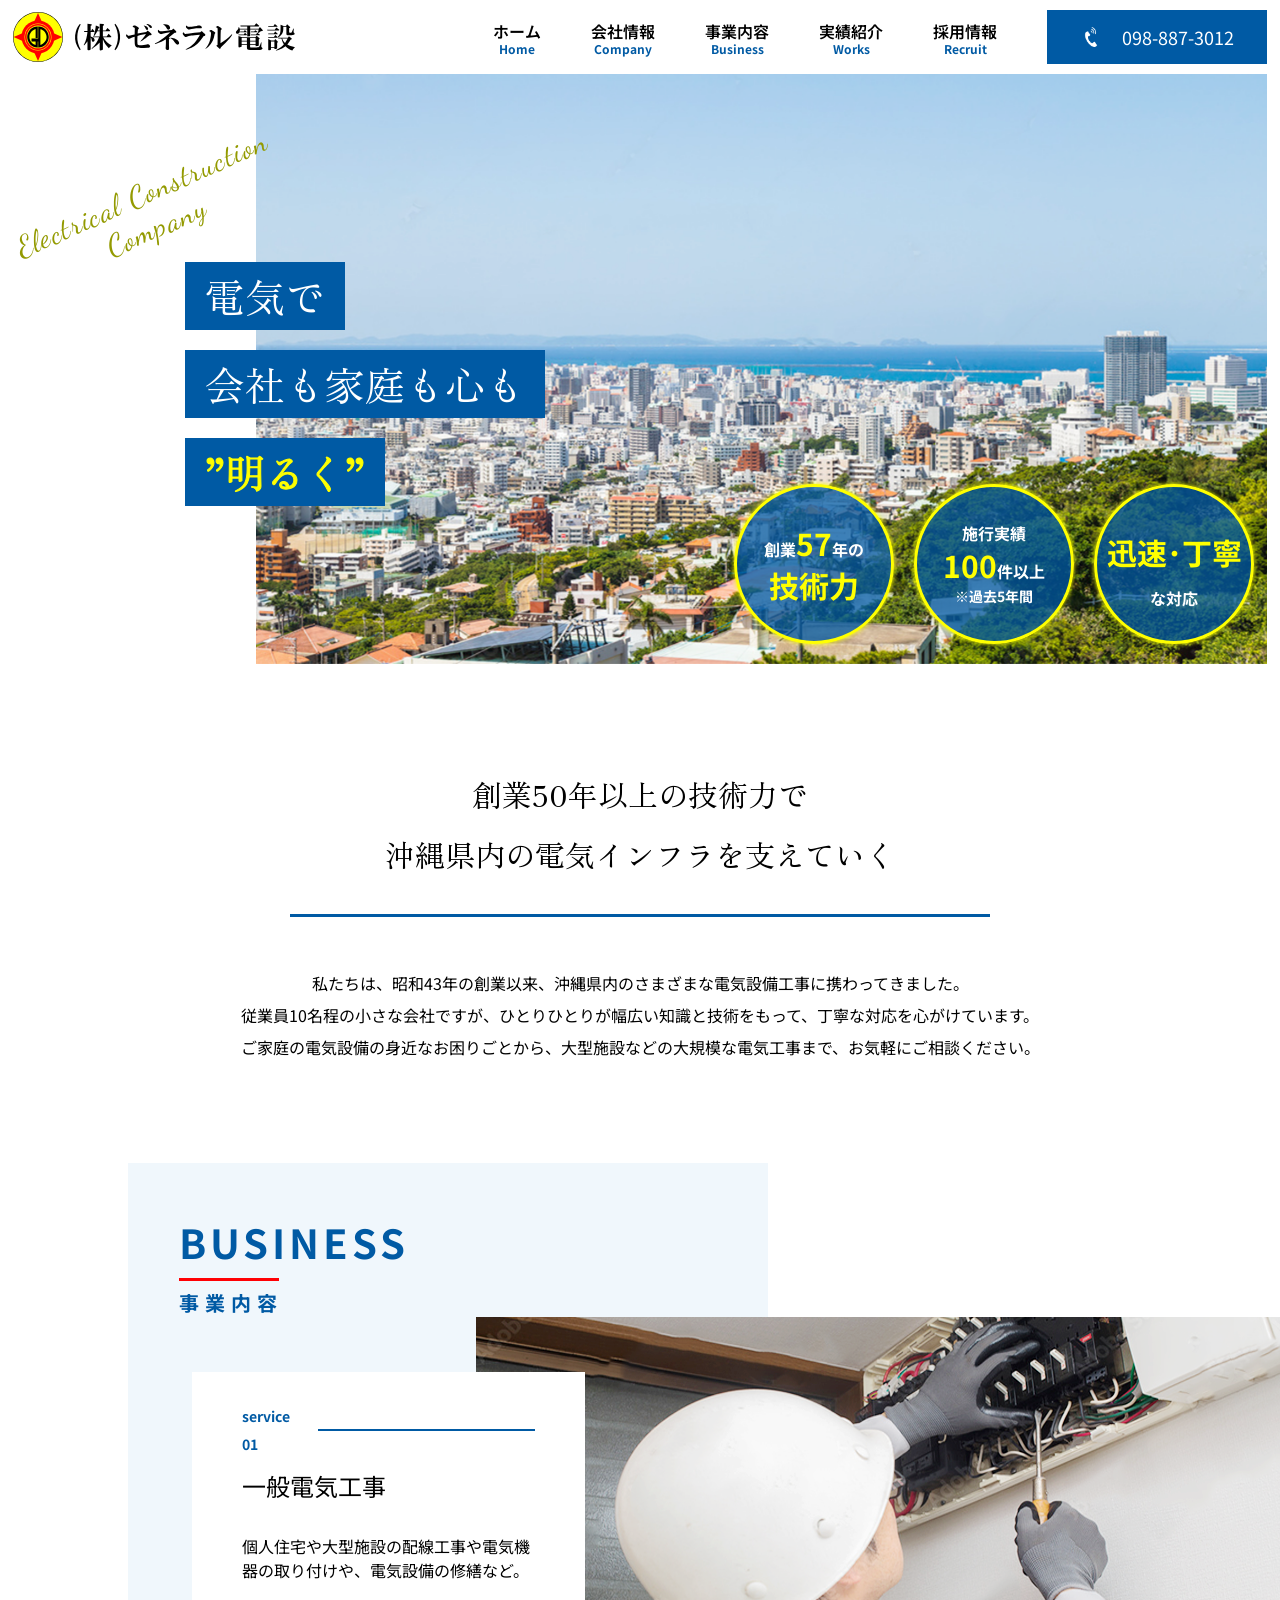
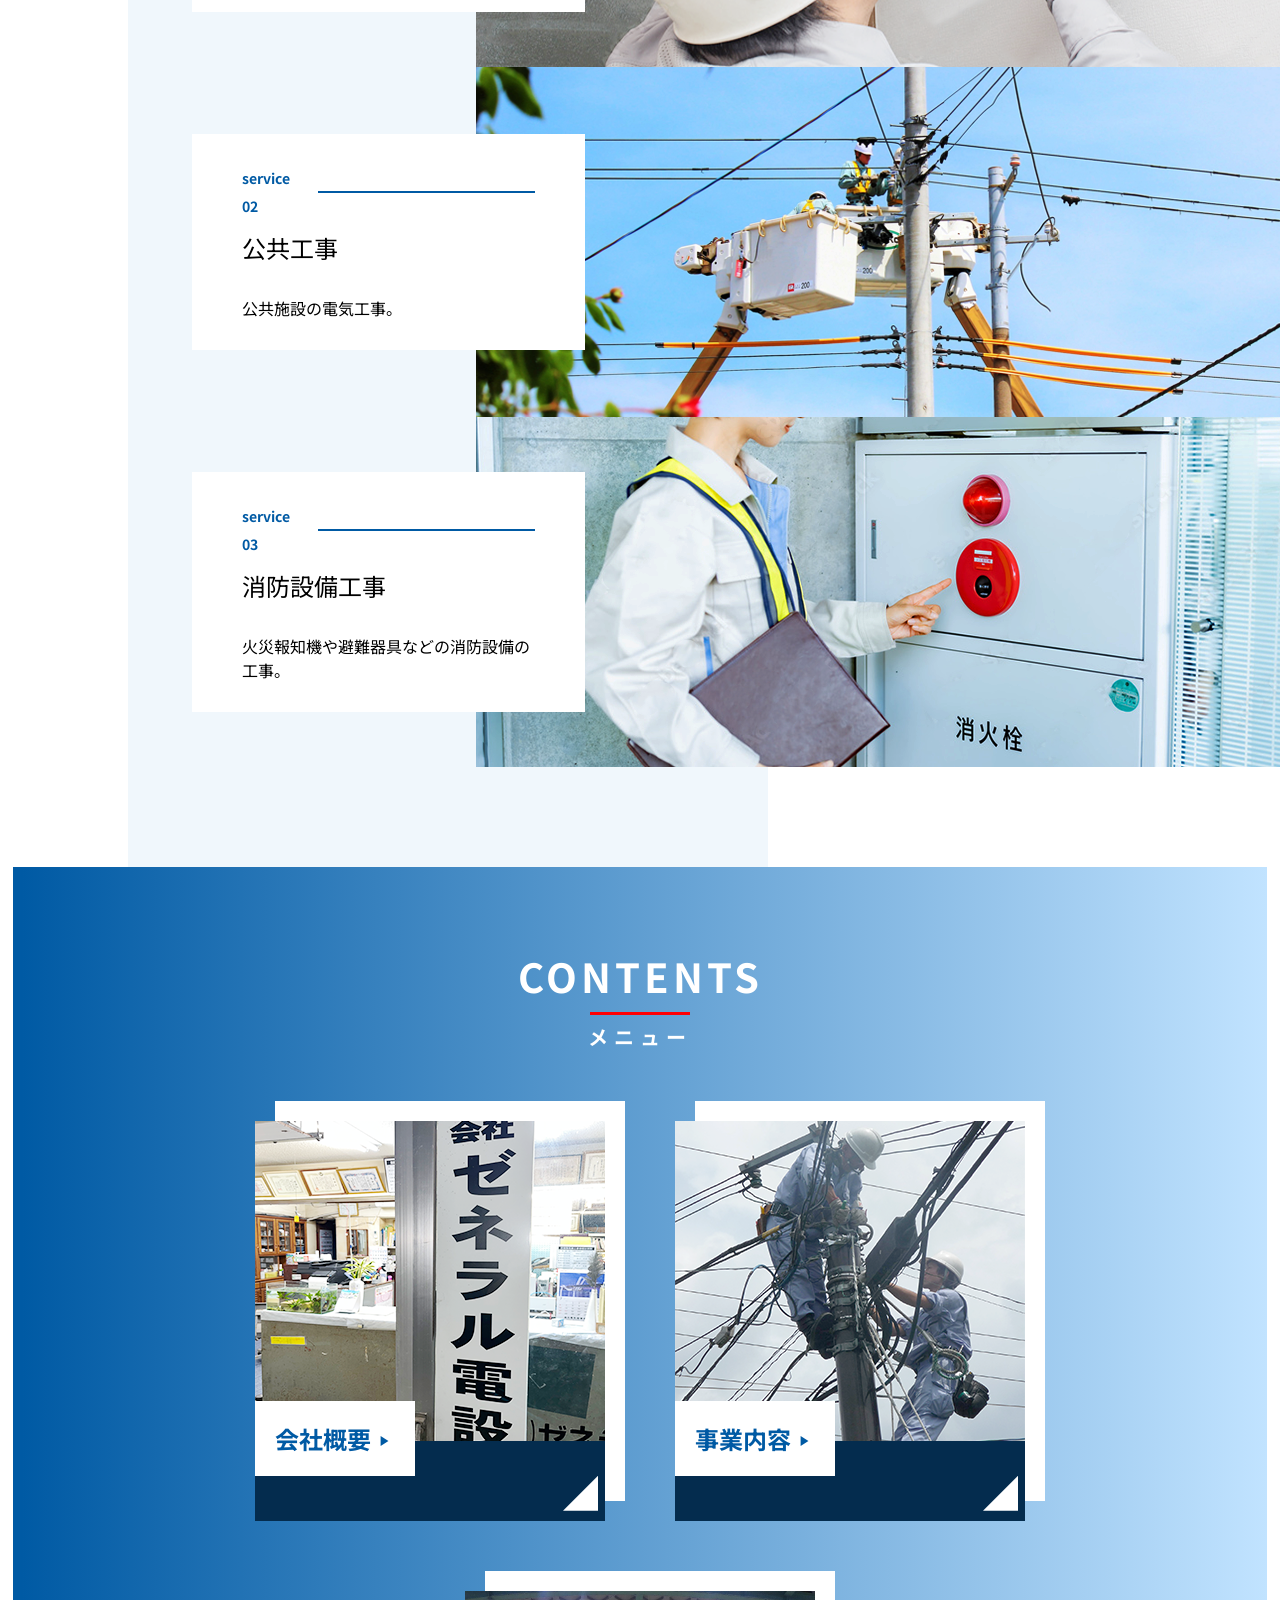
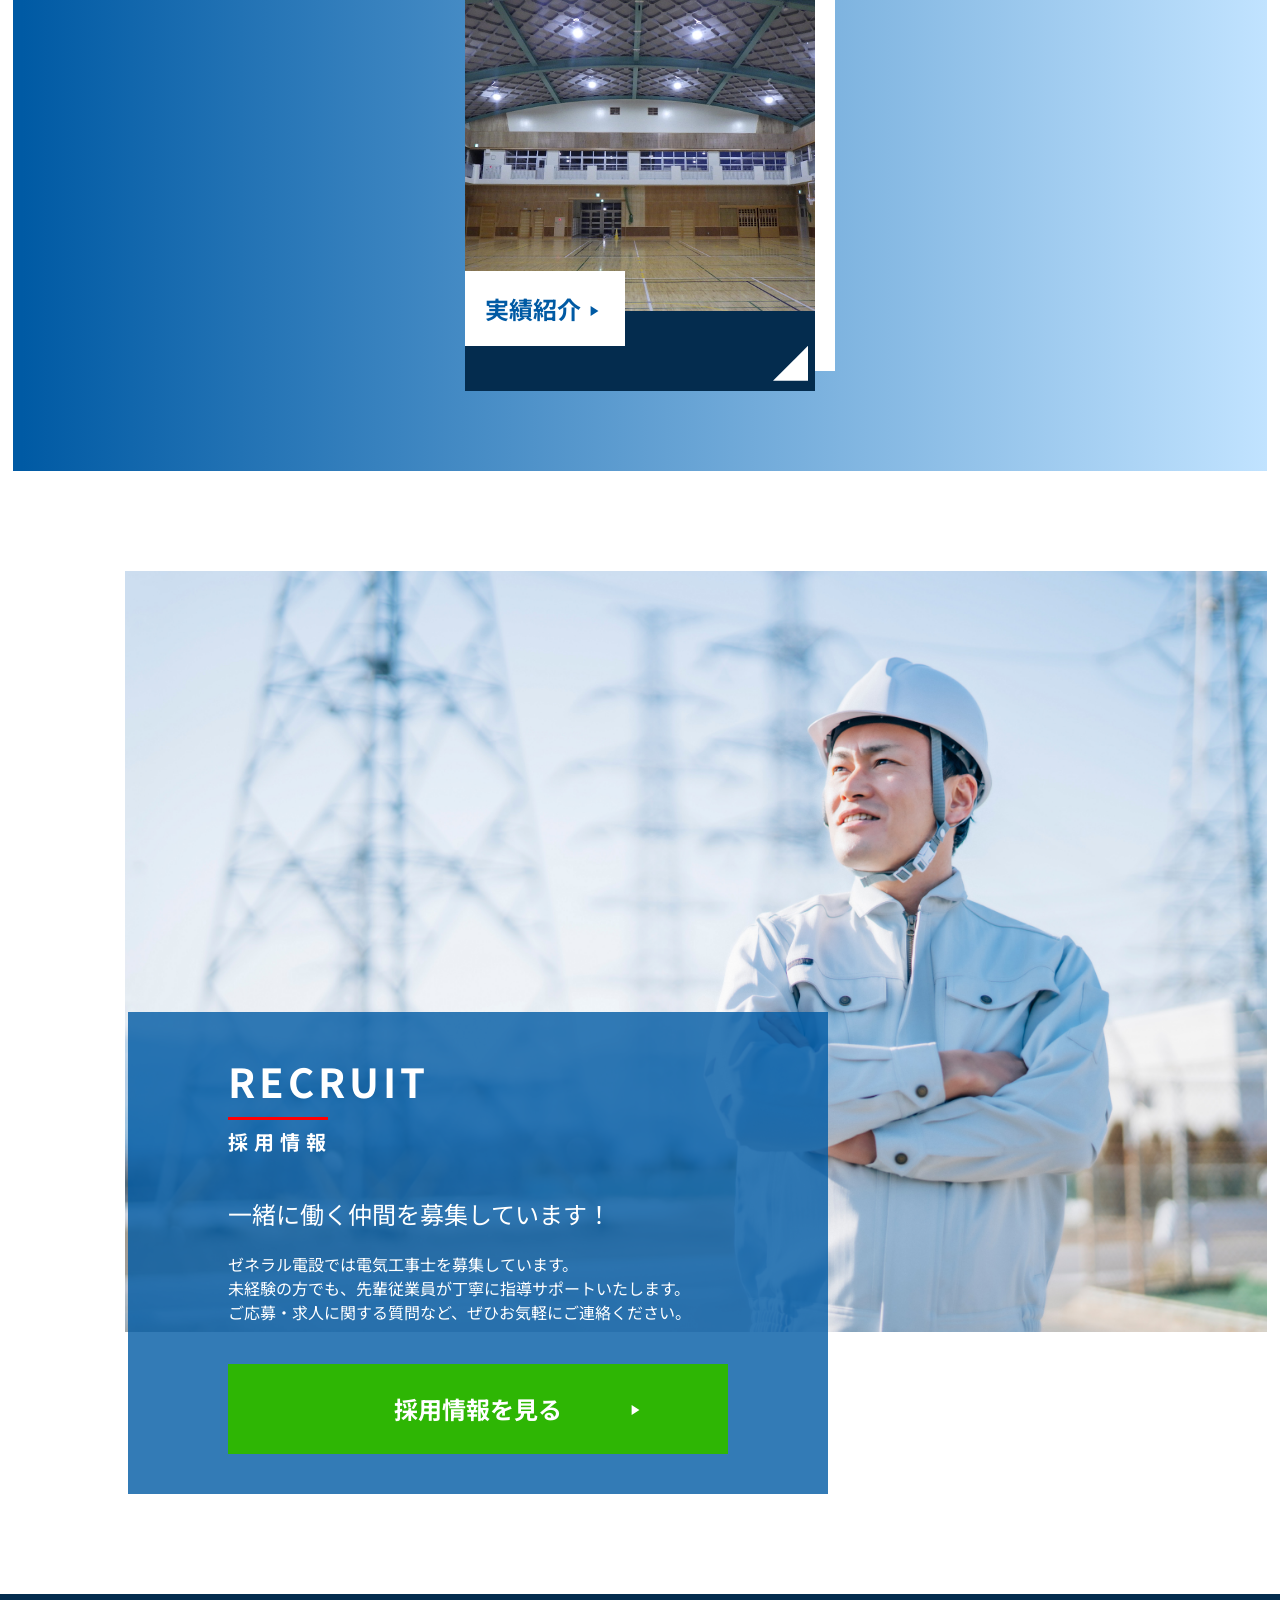
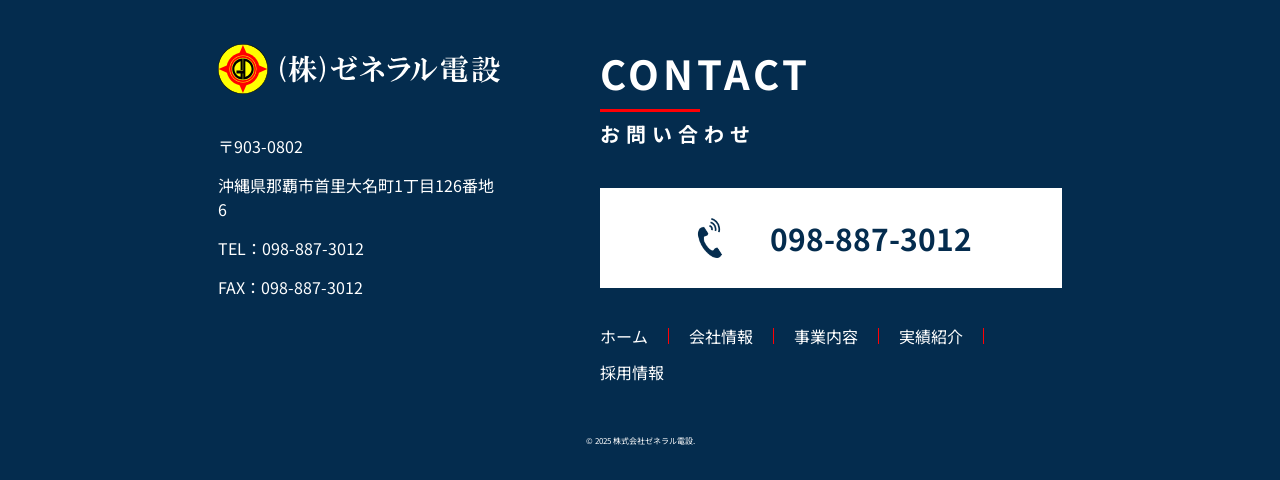
<file: index.html>
<!DOCTYPE html>
<html lang="ja">
<head>
    <meta charset="UTF-8">
    <meta name="viewport" content="width=device-width, initial-scale=1.0">
    <meta name="description" content="沖縄県那覇市首里にある電気工事会社です。一般電気工事、公共工事、消防設備工事など幅広く対応しています。">
    <!-- ogp -->
    <title>（株）ゼネラル電設</title>

    <!-- web font -->
    <link rel="preconnect" href="https://fonts.googleapis.com">
    <link rel="preconnect" href="https://fonts.gstatic.com" crossorigin>
    <link href="https://fonts.googleapis.com/css2?family=Dancing+Script:wght@400..700&family=EB+Garamond:ital,wght@0,400..800;1,400..800&family=Noto+Sans+JP:wght@100..900&family=Zen+Old+Mincho:wght@400;500;600;700;900&display=swap" rel="stylesheet">
    <!-- css -->
    <link rel="stylesheet" href="assets/css/destyle.css">
    <link rel="stylesheet" href="assets/css/style.css">
</head>
<body>
    <div id="container" class="container">
        <header class="header">
            <a href="#"><img class="logo header__logo" src="assets/images/logo__black.svg" alt="ゼネラル電設　トップページ"></a>
            <div class="header__right">
                <nav class="nav">
                    <div class="menu__header">
                        <a href="#"><img class="logo nav__logo" src="assets/images/logo__white.svg" alt="ゼネラル電設　トップページ"></a>
                        <img class="btn__close" src="assets/images/menu__btn__close.png" alt="">
                    </div>
                    <ul class="nav__list">
                        <li class="nav__item"><a href="#">ホーム<span>Home</span></a></li>
                        <li class="nav__item"><a href="company.html">会社情報<span>Company</span></a></li>
                        <li class="nav__item"><a href="business.html">事業内容<span>Business</span></a></li>
                        <li class="nav__item"><a href="works.html">実績紹介<span>Works</span></a></li>
                        <li class="nav__item"><a href="recruit.html">採用情報<span>Recruit</span></a></li>
                    </ul>
                </nav>
                <!-- openbtn -->
                <img class="btn__open" src="assets/images/menu__btn__open.png" alt="">
                <div class="tel header__tel">
                    <a class="tel__btn" href="tel:098-887-3012">098-887-3012</a>
                </div>
            </div>
        </header>
        <main class="main">
            <article class="article">
                <header class="article__header">
                    <div class="mainVisual">
                        <img class="img mainImg__pc" src="assets/images/main__img__pc.png" alt="">
                        <h1 class="main__title float">
                            <span>電気で</span>
                            <span>会社も家庭も心も</span>
                            <span>”明るく”</span>
                        </h1>
                        <p class="main__subtxt float">Electrical Construction<br>Company</p>
                        <ul class="main__list float">
                            <li class="main__item">創業<span>57</span>年の<br><span>技術力</span></li>
                            <li class="main__item">施行実績<br><span>100</span>件以上<br><div class="remarks">※過去5年間</div></li>
                            <li class="main__item"><span>迅速･丁寧</span><br>な対応</li>
                        </ul>
                    </div>
                    <div class="lead">
                        <h2 class="lead__title">創業50年以上の技術力で<br>沖縄県内の電気インフラを支えていく</h2>
                        <p class="lead__txt">私たちは、昭和43年の創業以来、沖縄県内のさまざまな電気設備工事に携わってきました。<br>従業員10名程の小さな会社ですが、ひとりひとりが幅広い知識と技術をもって、丁寧な対応を心がけています。<br>ご家庭の電気設備の身近なお困りごとから、大型施設などの大規模な電気工事まで、お気軽にご相談ください。</p>
                    </div>
                </header>
                <section id="business" class="business">
                    <div class="business__container">
                        <h3 class="topic topic--business">BUSINESS<span>事業内容</span></h3>
                        <ul class="business__list">
                            <li class="business__item fadeIn">
                                <a class="business__txtGroup business__txtGroup__01" href="#">
                                    <p class="business__number number__01">service 01</p>
                                    <p class="business__title">一般電気工事</p>
                                    <p class="business__txt">個人住宅や大型施設の配線工事や電気機器の取り付けや、電気設備の修繕など。</p>
                                </a>
                                <div class="imgBox">
                                    <a href="business.html#business__01"><img class="img business__img business__img__01" src="assets/images/business__img__01.png" alt="一般電気工事"></a>
                                </div>
                            </li>
                            <li class="business__item fadeIn">
                                <a class="business__txtGroup business__txtGroup__02" href="#">
                                    <p class="business__number number__02">service 02</p>
                                    <p class="business__title">公共工事</p>
                                    <p class="business__txt">公共施設の電気工事。</p>
                                </a>
                                <div class="imgBox">
                                    <a href="business.html#business__02"><img class="img business__img business__img__02" src="assets/images/business__img__02.png" alt="公共工事"></a>
                                </div>
                            </li>
                            <li class="business__item fadeIn">
                                <a class="business__txtGroup business__txtGroup__03" href="#">
                                    <p class="business__number number__03">service 03</p>
                                    <p class="business__title">消防設備工事</p>
                                    <p class="business__txt">火災報知機や避難器具などの消防設備の工事。</p>
                                </a>
                                <div class="imgBox">
                                    <a href="business.html#business__03"><img class="img business__img business__img__03" src="assets/images/business__img__03.png" alt="一般電気工事"></a>
                                </div>
                            </li>
                        </ul>
                    </div>
                </section>
                <section id="contents" class="contents">
                    <h3 class="topic topic--contents fadeIn">CONTENTS<span>メニュー</span></h3>
                    <ul class="contents__list fadeIn">
                        <li class="contents__item">
                            <a href="company.html">
                                <div  class="contents__imgBox">
                                    <img class="img contents__img" src="assets/images/menu__img__01.png" alt="会社概要">
                                </div>
                                <div class="item__bottom">
                                    <div class="contents__btn">会社概要</div>
                                </div>
                            </a>
                        </li>
                        <li class="contents__item">
                            <a href="business.html">
                                <div  class="contents__imgBox">
                                    <img class="img contents__img" src="assets/images/menu__img__02.png" alt="事業内容">
                                </div>
                                <div class="item__bottom">
                                    <div class="contents__btn">事業内容</div>
                                </div>
                            </a>
                        </li>
                        <li class="contents__item">
                            <a href="works.html">
                                <div  class="contents__imgBox">
                                    <img class="img contents__img" src="assets/images/menu__img__03.JPG" alt="実績紹介">
                                </div>
                                <div class="item__bottom">
                                    <div class="contents__btn">実績紹介</div>
                                </div>
                            </a>
                        </li>
                    </ul>
                </section>
                <section id="recruit" class="recruit">
                    <img class="img recruit__img__pc" src="assets/images/recruit__img__pc.jpeg" alt="リクルートイメージ画像">
                    <img class="img recruit__img__sp" src="assets/images/recruit__img__sp.png" alt="リクルートイメージ画像">
                    <div class="recruit__content fadeIn">
                        <h3 class="topic topic--recruit">RECRUIT<span>採用情報</span></h3>
                        <div class="recruit__txtGroup">
                            <p class="recruit__lead">一緒に働く仲間を募集しています！</p>
                            <p class="recruit__txt">ゼネラル電設では電気工事士を募集しています。<br>未経験の方でも、先輩従業員が丁寧に指導サポートいたします。<br>ご応募・求人に関する質問など、ぜひお気軽にご連絡ください。</p>
                        </div>
                        <a class="recruit__btn" href="recruit.html">採用情報を見る</a>
                    </div>
                </section>
            </article>
        </main>
        <footer class="footer">
            <div class="footer__group">
                <div class="information">
                    <a href="#"><img class="logo footer__logo" src="assets/images/logo__white.svg" alt="ゼネラル電設　トップページ"></a>
                    <ul class="information__list">
                        <li class="information__item">〒903-0802</li>
                        <li class="information__item">沖縄県那覇市首里大名町1丁目126番地6</li>
                        <li class="information__item">TEL：098-887-3012</li>
                        <li class="information__item">FAX：098-887-3012</li>
                    </ul>
                </div>
                <div class="contact">
                    <h3 class="topic topic--contact">CONTACT<span>お問い合わせ</span></h3>
                    <div class="tel footer__tel">
                        <a class="tel__btn" href="tel:098-887-3012">098-887-3012</a>
                    </div>
                    <nav>
                        <ul class="footer__nav">
                            <li class="footer__navItem"><a href="#">ホーム</a></li>
                            <li class="footer__navItem"><a href="company.html">会社情報</a></li>
                            <li class="footer__navItem"><a href="business.html">事業内容</a></li>
                            <li class="footer__navItem"><a href="works.html">実績紹介</a></li>
                            <li class="footer__navItem"><a href="recruit.html">採用情報</a></li>
                        </ul>
                    </nav>
                </div>
            </div>
            <p class="copy"><small>&copy; 2025 株式会社ゼネラル電設.</small></p>
        </footer>
    </div>
    <!-- js -->
    <script src="https://code.jquery.com/jquery-3.7.1.js" integrity="sha256-eKhayi8LEQwp4NKxN+CfCh+3qOVUtJn3QNZ0TciWLP4=" crossorigin="anonymous"></script>
    <script src="assets/js/main.js"></script>
</body>
</html>
</file>
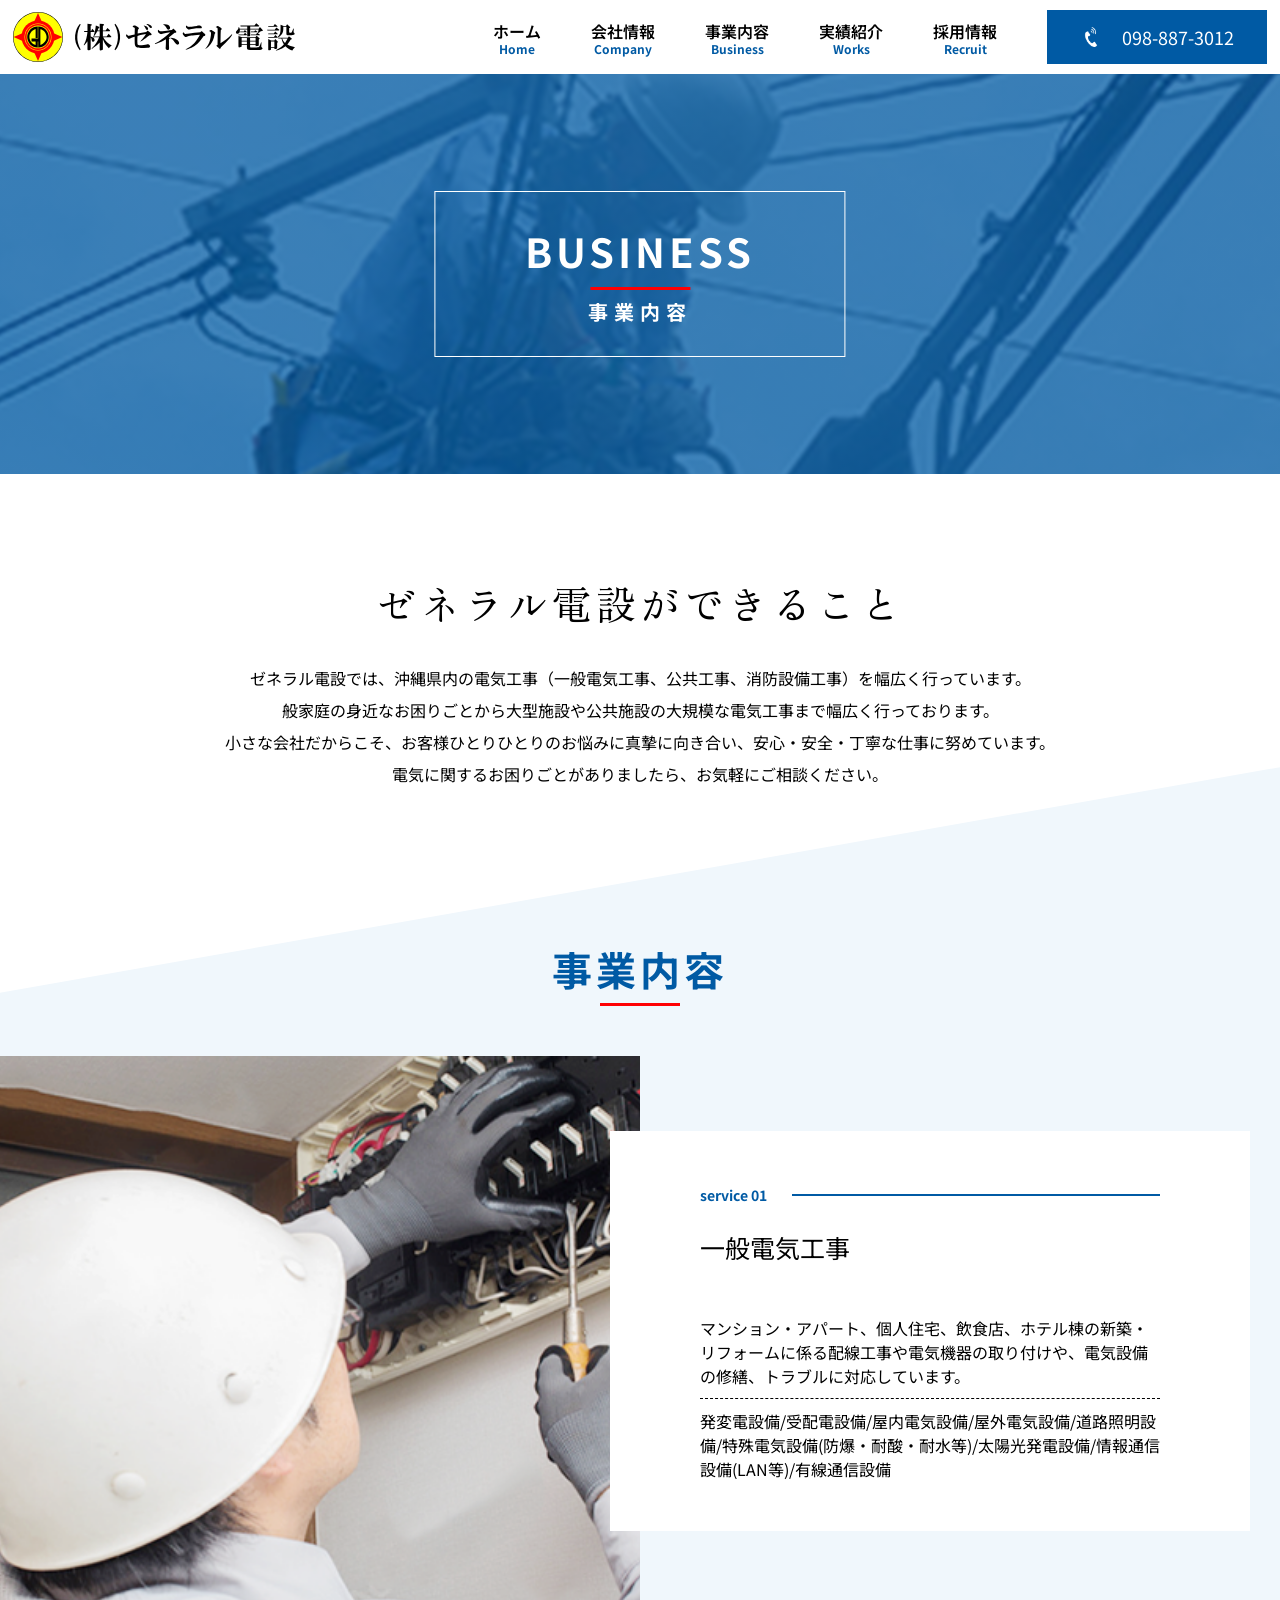
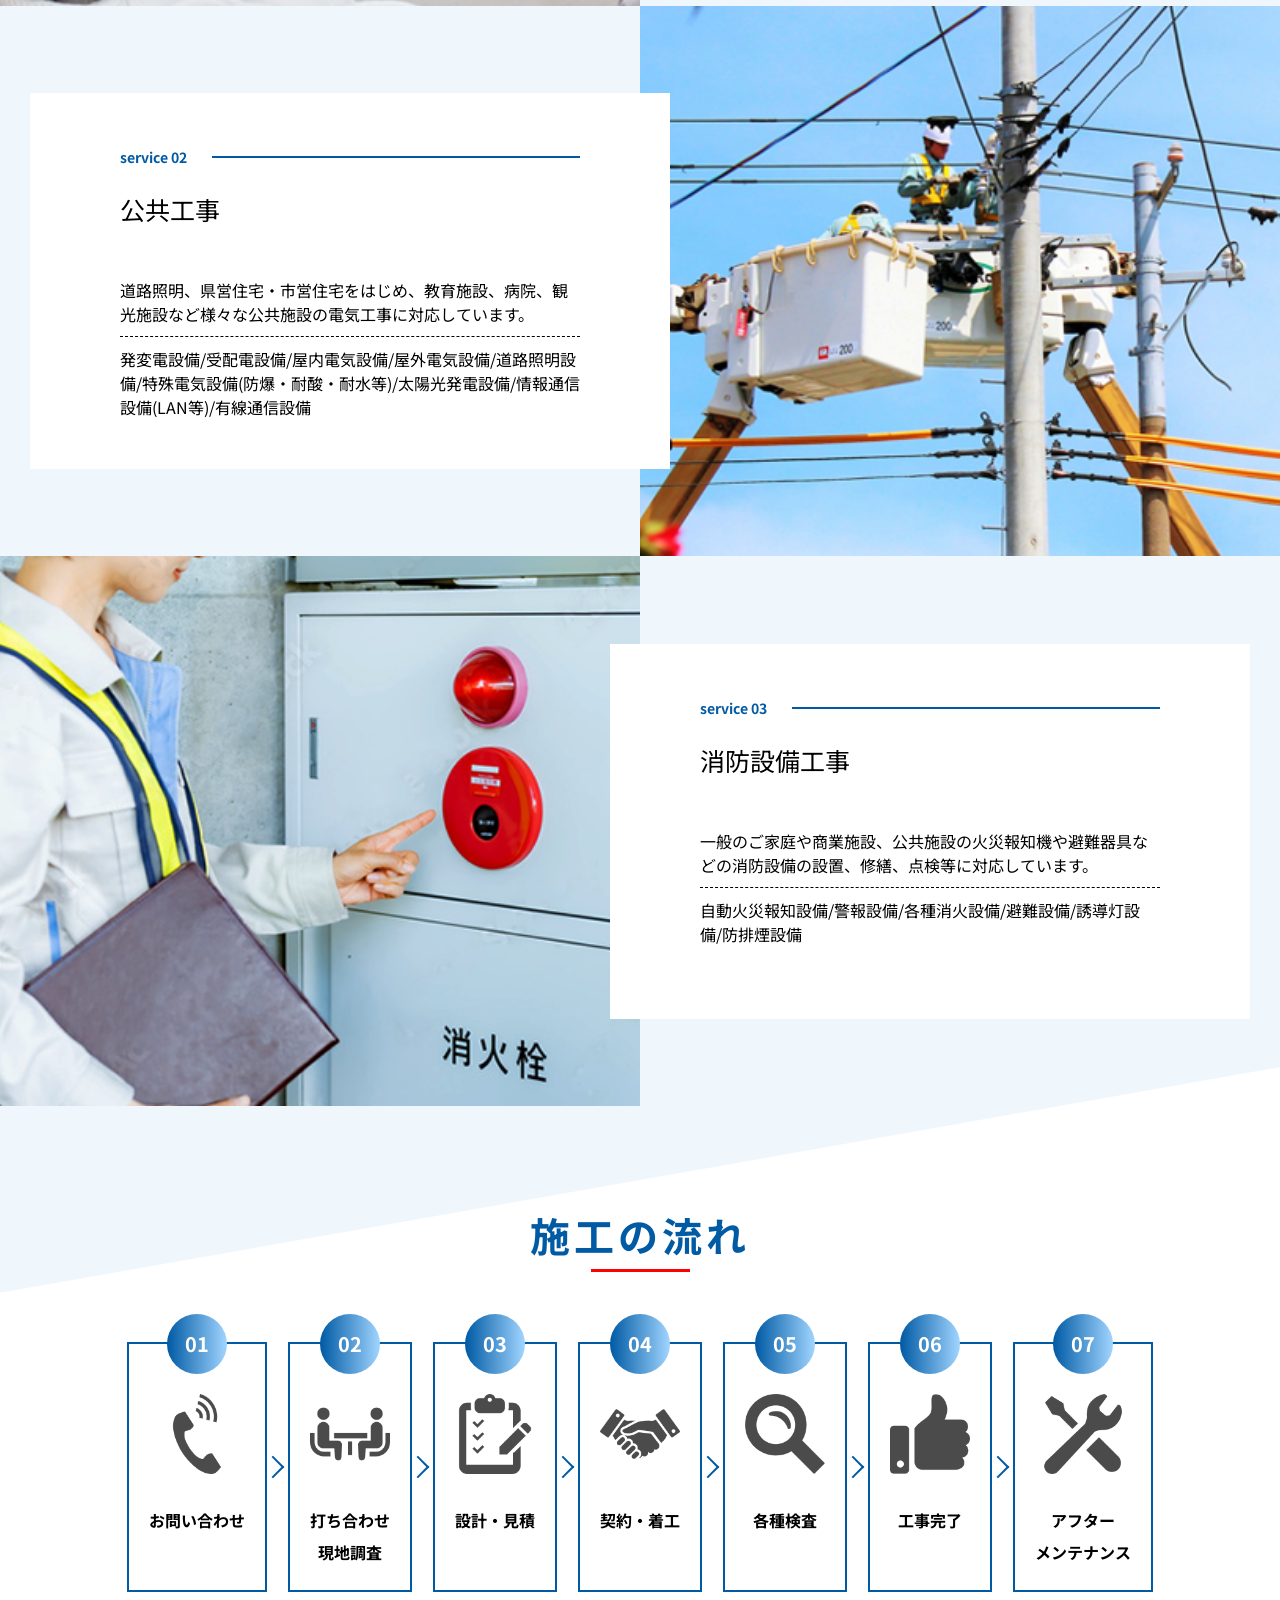
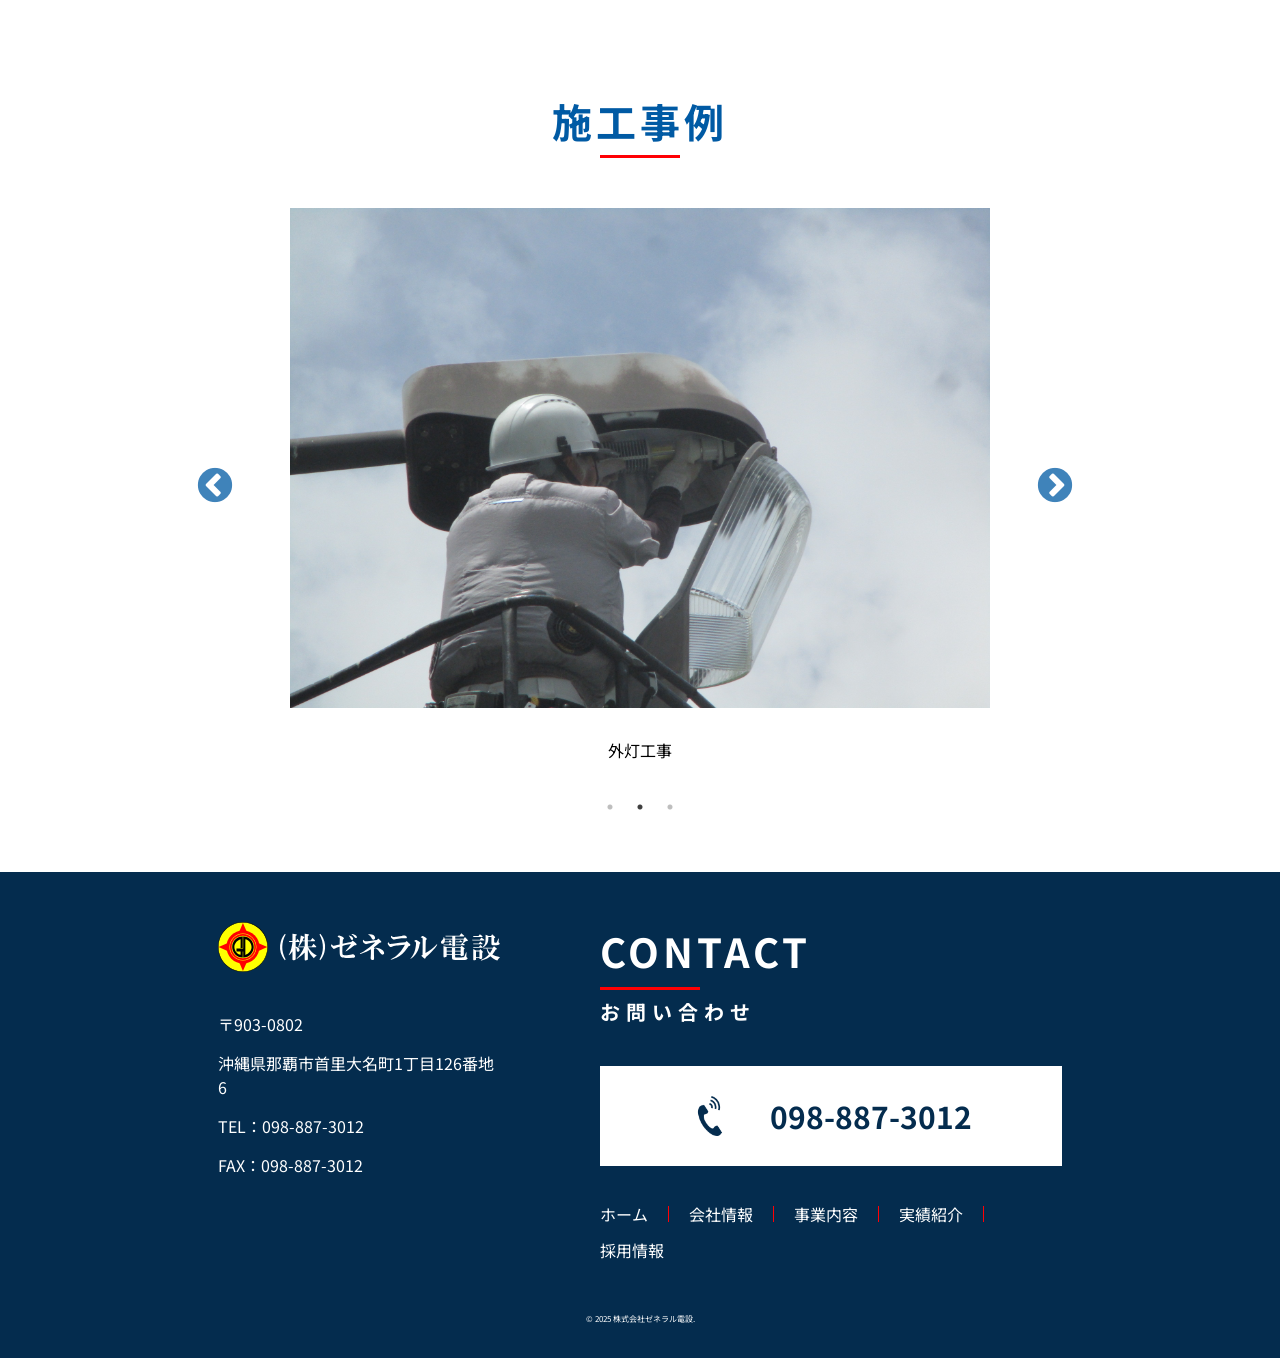
<file: business.html>
<!DOCTYPE html>
<html lang="ja">
<head>
    <meta charset="UTF-8">
    <meta name="viewport" content="width=device-width, initial-scale=1.0">
    <meta name="description" content="沖縄県那覇市首里にある電気工事会社です。一般電気工事、公共工事、消防設備工事など幅広く対応しています。">
    <!-- ogp -->
    <title>事業内容｜（株）ゼネラル電設</title>

    <!-- web font -->
    <link rel="preconnect" href="https://fonts.googleapis.com">
    <link rel="preconnect" href="https://fonts.gstatic.com" crossorigin>
    <link href="https://fonts.googleapis.com/css2?family=Dancing+Script:wght@400..700&family=EB+Garamond:ital,wght@0,400..800;1,400..800&family=Noto+Sans+JP:wght@100..900&family=Zen+Old+Mincho:wght@400;500;600;700;900&display=swap" rel="stylesheet">
    <!-- css -->
    <link rel="stylesheet" href="assets/css/destyle.css">
    <link rel="stylesheet" href="assets/slick/slick.css">
    <link rel="stylesheet" href="assets/slick/slick-theme.css">
    <link rel="stylesheet" href="assets/css/business.css">
</head>
<body>
    <div id="container" class="container">
        <header class="header">
            <a href="index.html"><img class="logo header__logo" src="assets/images/logo__black.svg" alt="ゼネラル電設　トップページ"></a>
            <div class="header__right">
                <nav class="nav">
                    <div class="menu__header">
                        <a href="index.html"><img class="logo nav__logo" src="assets/images/logo__white.svg" alt="ゼネラル電設　トップページ"></a>
                        <!-- closebtn -->
                        <img class="btn__close" src="assets/images/menu__btn__close.png" alt="">
                    </div>
                    <ul class="nav__list">
                        <li class="nav__item"><a href="index.html">ホーム<span>Home</span></a></li>
                        <li class="nav__item"><a href="company.html">会社情報<span>Company</span></a></li>
                        <li class="nav__item"><a href="business.html">事業内容<span>Business</span></a></li>
                        <li class="nav__item"><a href="works.html">実績紹介<span>Works</span></a></li>
                        <li class="nav__item"><a href="recruit.html">採用情報<span>Recruit</span></a></li>
                    </ul>
                </nav>
                <!-- openbtn -->
                <img class="btn__open" src="assets/images/menu__btn__open.png" alt="">
                <div class="tel header__tel">
                    <a class="tel__btn" href="tel:098-887-3012">098-887-3012</a>
                </div>
            </div>
        </header>
        <main class="main">
            <article class="article">
                <header class="article__header">
                    <div class="mainVisual">
                        <h1 class="main__topic">BUSINESS<span>事業内容</span>
                        </h1>
                    </div>
                    <div class="lead">
                        <h2 class="lead__title">ゼネラル電設ができること</h2>
                        <p class="lead__txt">ゼネラル電設では、沖縄県内の電気工事（一般電気工事、公共工事、消防設備工事）を幅広く行っています。<br>般家庭の身近なお困りごとから大型施設や公共施設の大規模な電気工事まで幅広く行っております。<br>小さな会社だからこそ、お客様ひとりひとりのお悩みに真摯に向き合い、安心・安全・丁寧な仕事に努めています。<br>電気に関するお困りごとがありましたら、お気軽にご相談ください。</p>
                    </div>
                </header>
                <section id="business" class="business">
                    <h2 class="topic topic--business">事業内容</h2>
                    <ul class="business__list">
                        <li id="business__01" class="business__item">
                            <div class="imgBox">
                                <img class="business__img" src="assets/images/business__img__01.png" alt="民間工事">
                            </div>
                            <div class="business__txtGroup">
                                <span class="business__number">service 01</span>
                                <h3 class="business__title">一般電気工事</h3>
                                <p class="business__mainTxt">マンション・アパート、個人住宅、飲食店、ホテル棟の新築・リフォームに係る配線工事や電気機器の取り付けや、電気設備の修繕、トラブルに対応しています。</p>
                                <p class="business__subTxt">発変電設備/受配電設備/屋内電気設備/屋外電気設備/道路照明設備/特殊電気設備(防爆・耐酸・耐水等)/太陽光発電設備/情報通信設備(LAN等)/有線通信設備</p>
                            </div>
                        </li>
                        <li id="business__02" class="business__item">
                            <div class="imgBox imgBox--right">
                                <img class="business__img" src="assets/images/business__img__02.png" alt="公共工事">
                            </div>
                            <div class="business__txtGroup business__txtGroup--right">
                                <span class="business__number">service 02</span>
                                <h3 class="business__title">公共工事</h3>
                                <p class="business__mainTxt">道路照明、県営住宅・市営住宅をはじめ、教育施設、病院、観光施設など様々な公共施設の電気工事に対応しています。</p>
                                <p class="business__subTxt">発変電設備/受配電設備/屋内電気設備/屋外電気設備/道路照明設備/特殊電気設備(防爆・耐酸・耐水等)/太陽光発電設備/情報通信設備(LAN等)/有線通信設備</p>
                            </div>
                        </li>
                        <li id="business__03" class="business__item">
                            <div class="imgBox">
                                <img class="business__img" src="assets/images/business__img__03.png" alt="消防設備工事">
                            </div>
                            <div class="business__txtGroup">
                                <span class="business__number">service 03</span>
                                <h3 class="business__title">消防設備工事</h3>
                                <p class="business__mainTxt">一般のご家庭や商業施設、公共施設の火災報知機や避難器具などの消防設備の設置、修繕、点検等に対応しています。</p>
                                <p class="business__subTxt">自動火災報知設備/警報設備/各種消火設備/避難設備/誘導灯設備/防排煙設備</p>
                            </div>
                        </li>
                    </ul>
                </section>
                <section id="flow" class="flow">
                    <h2 class="topic topic--flow">施工の流れ</h2>
                    <ul class="flow__list">
                        <li class="flow__item">
                            <div class="flow__content">
                                <div class="flow__num">01</div>
                                <img class="flow__icon" src="assets/images/icon/flow__icon__01.png" alt="お問い合わせ">
                                <p class="flow__txt">お問い合わせ</p>
                            </div>
                        </li>
                        <li class="flow__item">
                            <div class="flow__content">
                                <div class="flow__num">02</div>
                                <img class="flow__icon" src="assets/images/icon/flow__icon__02.png" alt="打ち合わせ・現地調査">
                                <p class="flow__txt">打ち合わせ<br>現地調査</p>
                            </div>
                        </li>
                        <li class="flow__item">
                            <div class="flow__content">
                                <div class="flow__num">03</div>
                                <img class="flow__icon" src="assets/images/icon/flow__icon__03.png" alt="設計・見積">
                                <p class="flow__txt">設計・見積</p>
                            </div>
                        </li>
                        <li class="flow__item">
                            <div class="flow__content">
                                <div class="flow__num">04</div>
                                <img class="flow__icon" src="assets/images/icon/flow__icon__04.png" alt="契約・着工">
                                <p class="flow__txt">契約・着工</p>
                            </div>
                        </li>
                        <li class="flow__item">
                            <div class="flow__content">
                                <div class="flow__num">05</div>
                                <img class="flow__icon" src="assets/images/icon/flow__icon__05.png" alt="各種検査">
                                <p class="flow__txt">各種検査</p>
                            </div>
                        </li>
                        <li class="flow__item">
                            <div class="flow__content">
                                <div class="flow__num">06</div>
                                <img class="flow__icon" src="assets/images/icon/flow__icon__06.png" alt="工事完了">
                                <p class="flow__txt">工事完了</p>
                            </div>
                        </li>
                        <li class="flow__item">
                            <div class="flow__content">
                                <div class="flow__num">07</div>
                                <img class="flow__icon" src="assets/images/icon/flow__icon__07.png" alt="アフターメンテナンス">
                                <p class="flow__txt">アフター<br>メンテナンス</p>
                            </div>
                        </li>
                    </ul>
                </section>
                <section id="example" class="example">
                    <h2 class="topic topic--example">施工事例</h2>
                    <ul class="example__list">
                        <li class="example__item">
                            <img class="example__img" src="assets/images/business/example__img__01.JPG" alt="学校電気設備工事">
                            <p class="example__txt">若瀬小学校屋内運動場　電気設備工事</p>
                        </li>
                        <li class="example__item">
                            <img class="example__img" src="assets/images/business/example__img__02.JPG" alt="外灯工事">
                            <p class="example__txt">外灯工事</p>
                        </li>
                        <li class="example__item">
                            <img class="example__img" src="assets/images/business/example__img__03.JPG" alt="灯台照明工事">
                            <p class="example__txt">ルカン礁灯台　照明工事</p>
                        </li>
                    </ul>
                </section>
            </article>
        </main>
        <footer class="footer">
            <div class="footer__group">
                <div class="information">
                    <a href="index.html"><img class="logo footer__logo" src="assets/images/logo__white.svg" alt="ゼネラル電設　トップページ"></a>
                    <ul class="information__list">
                        <li class="information__item">〒903-0802</li>
                        <li class="information__item">沖縄県那覇市首里大名町1丁目126番地6</li>
                        <li class="information__item">TEL：098-887-3012</li>
                        <li class="information__item">FAX：098-887-3012</li>
                    </ul>
                </div>
                <div class="contact">
                    <h3 class="topic--contact">CONTACT<span>お問い合わせ</span></h3>
                    <div class="tel footer__tel">
                        <a class="tel__btn" href="tel:098-887-3012">098-887-3012</a>
                    </div>
                    <nav>
                        <ul class="footer__nav">
                            <li class="footer__navItem"><a href="index.html">ホーム</a></li>
                            <li class="footer__navItem"><a href="company.html">会社情報</a></li>
                            <li class="footer__navItem"><a href="business.html">事業内容</a></li>
                            <li class="footer__navItem"><a href="works.html">実績紹介</a></li>
                            <li class="footer__navItem"><a href="recruit.html">採用情報</a></li>
                        </ul>
                    </nav>
                </div>
            </div>
            <p class="copy"><small>&copy; 2025 株式会社ゼネラル電設.</small></p>
        </footer>
    </div>
    <!-- js -->
    <script src="https://code.jquery.com/jquery-3.7.1.js" integrity="sha256-eKhayi8LEQwp4NKxN+CfCh+3qOVUtJn3QNZ0TciWLP4=" crossorigin="anonymous"></script>
    <!-- slick -->
    <script src="assets/js/slick.min.js"></script>
    <script src="assets/js/main.js"></script>
    <script src="assets/js/business.js"></script>
</body>
</html>
</file>
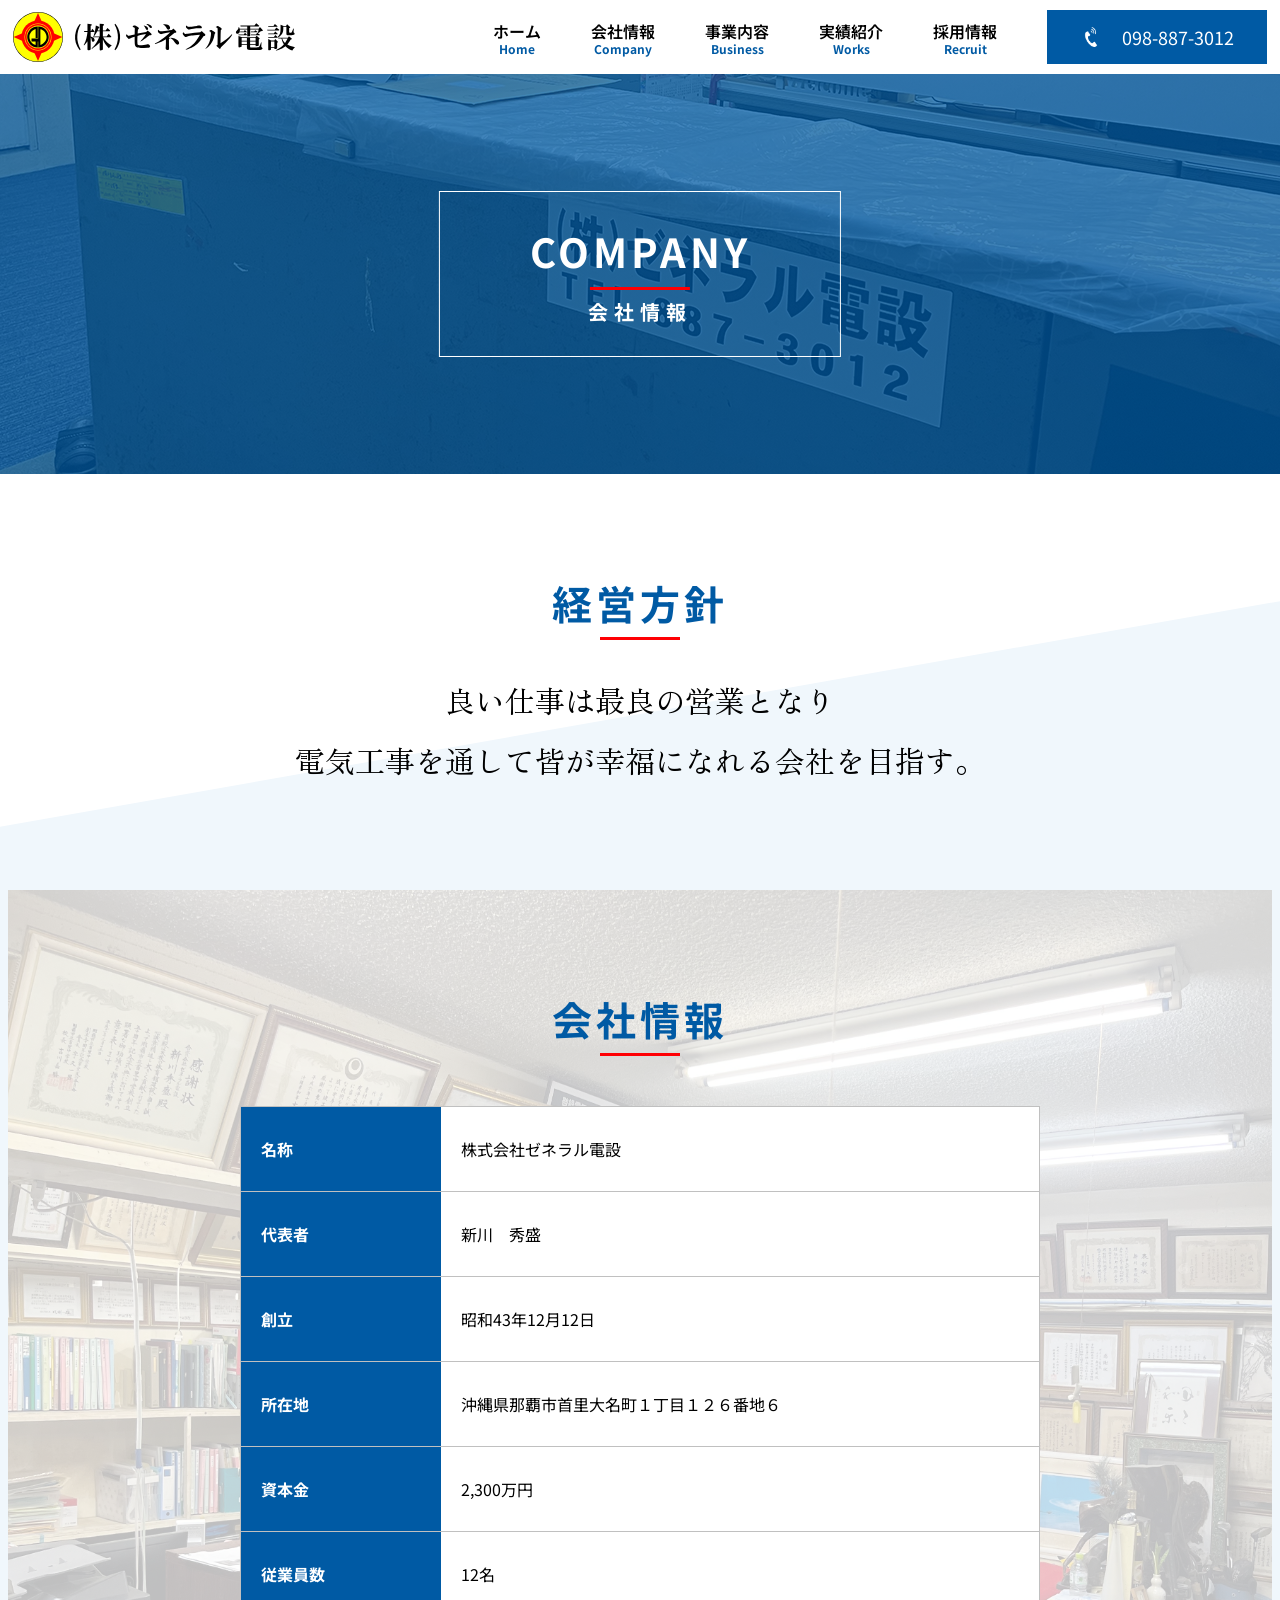
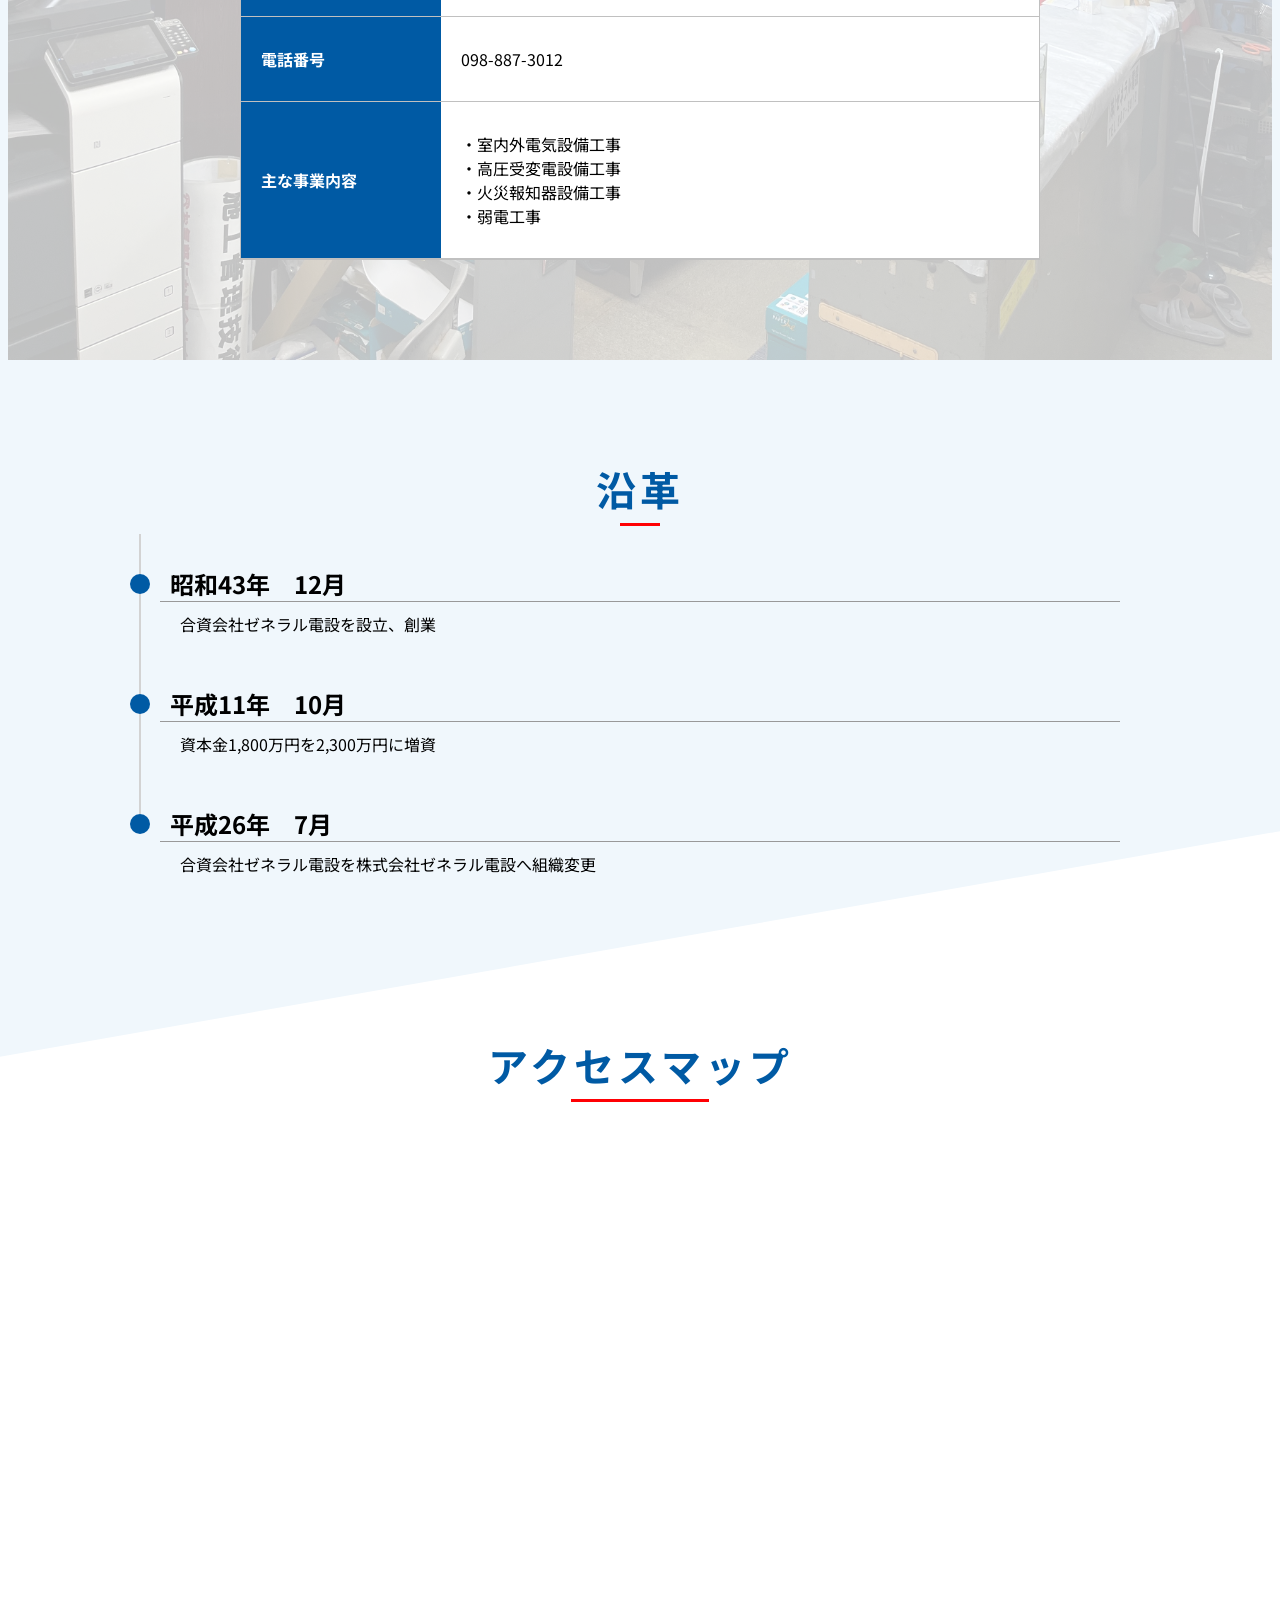
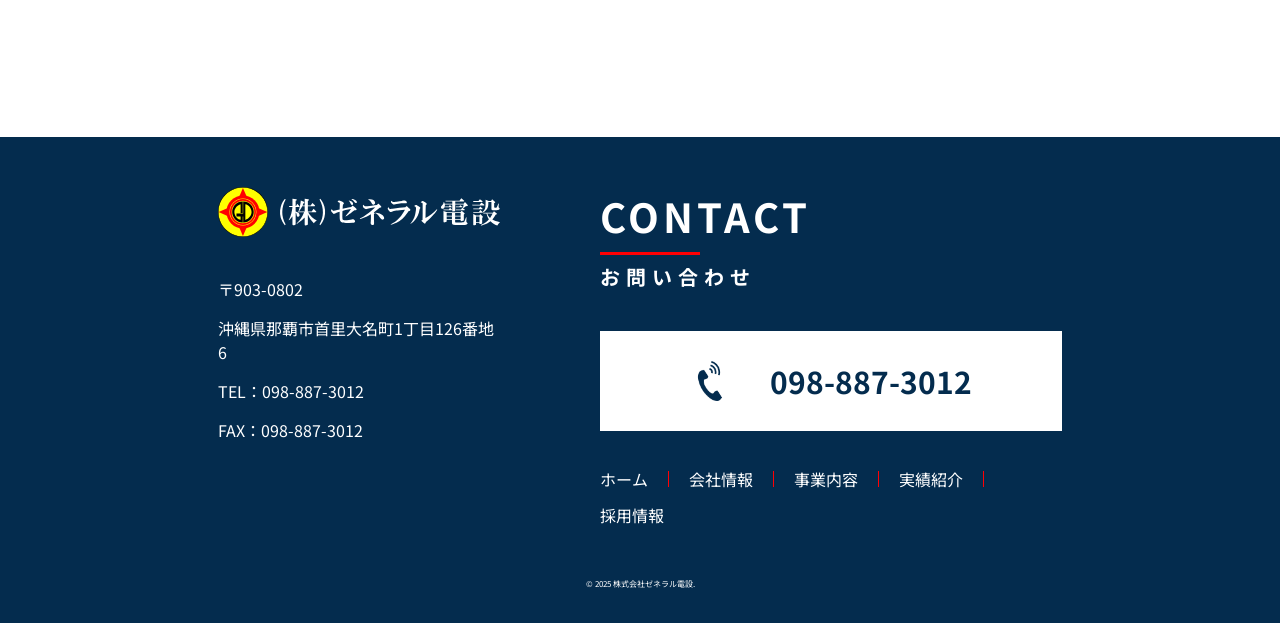
<file: company.html>
<!DOCTYPE html>
<html lang="ja">
<head>
    <meta charset="UTF-8">
    <meta name="viewport" content="width=device-width, initial-scale=1.0">
    <meta name="description" content="沖縄県那覇市首里にある電気工事会社です。一般電気工事、公共工事、消防設備工事など幅広く対応しています。">
    <!-- ogp -->
    <title>会社情報｜（株）ゼネラル電設</title>

    <!-- web font -->
    <link rel="preconnect" href="https://fonts.googleapis.com">
    <link rel="preconnect" href="https://fonts.gstatic.com" crossorigin>
    <link href="https://fonts.googleapis.com/css2?family=Dancing+Script:wght@400..700&family=EB+Garamond:ital,wght@0,400..800;1,400..800&family=Noto+Sans+JP:wght@100..900&family=Zen+Old+Mincho:wght@400;500;600;700;900&display=swap" rel="stylesheet">
    <!-- css -->
    <link rel="stylesheet" href="assets/css/destyle.css">
    <link rel="stylesheet" href="assets/css/company.css">

</head>
<body>
    <div id="container" class="container">
        <header class="header">
            <a href="index.html"><img class="logo header__logo" src="assets/images/logo__black.svg" alt="ゼネラル電設 トップページ"></a>
            <div class="header__right">
                <nav class="nav">
                    <div class="menu__header">
                        <a href="#"><img class="logo nav__logo" src="assets/images/logo__white.svg" alt="ゼネラル電設 トップページ"></a>
                        <!-- closebtn -->
                        <img class="btn__close" src="assets/images/menu__btn__close.png" alt="">
                    </div>
                    <ul class="nav__list">
                        <li class="nav__item"><a href="index.html">ホーム<span>Home</span></a></li>
                        <li class="nav__item"><a href="company.html">会社情報<span>Company</span></a></li>
                        <li class="nav__item"><a href="business.html">事業内容<span>Business</span></a></li>
                        <li class="nav__item"><a href="works.html">実績紹介<span>Works</span></a></li>
                        <li class="nav__item"><a href="recruit.html">採用情報<span>Recruit</span></a></li>
                    </ul>
                </nav>
                <!-- openbtn -->
                <img class="btn__open" src="assets/images/menu__btn__open.png" alt="">
                <div class="tel header__tel">
                    <a class="tel__btn" href="tel:098-887-3012">098-887-3012</a>
                </div>
            </div>
        </header>
        <main class="main">
            <article class="article">
                <header class="article__header">
                    <div class="mainVisual">
                        <h1 class="main__topic">COMPANY<span>会社情報</span>
                        </h1>
                    </div>
                    <div class="policy">
                        <h2 class="topic topic--policy">経営方針</h2>
                        <p class="policy__txt">良い仕事は最良の営業となり<br>電気工事を通して皆が幸福になれる会社を目指す。</p>
                    </div>
                </header>
                <section id="companyInfo" class="companyInfo">
                    <h2 class="topic topic--companyInfo">会社情報</h2>
                    <ul class="companyInfo__list">
                        <li class="companyInfo__item">
                            <p class="companyInfo__title">名称</p>
                            <p class="companyInfo__txt">株式会社ゼネラル電設</p>
                        </li>
                        <li class="companyInfo__item">
                            <p class="companyInfo__title">代表者</p>
                            <p class="companyInfo__txt">新川　秀盛</p>
                        </li>
                        <li class="companyInfo__item">
                            <p class="companyInfo__title">創立</p>
                            <p class="companyInfo__txt">昭和43年12月12日</p>
                        </li>
                        <li class="companyInfo__item">
                            <p class="companyInfo__title">所在地</p>
                            <p class="companyInfo__txt">沖縄県那覇市首里大名町１丁目１２６番地６</p>
                        </li>
                        <li class="companyInfo__item">
                            <p class="companyInfo__title">資本金</p>
                            <p class="companyInfo__txt">2,300万円</p>
                        </li>
                        <li class="companyInfo__item">
                            <p class="companyInfo__title">従業員数</p>
                            <p class="companyInfo__txt">12名</p>
                        </li>
                        <li class="companyInfo__item">
                            <p class="companyInfo__title">電話番号</p>
                            <p class="companyInfo__txt">098-887-3012</p>
                        </li>
                        <li class="companyInfo__item">
                            <p class="companyInfo__title">主な事業内容</p>
                            <p class="companyInfo__txt">
                                ・室内外電気設備工事<br>・高圧受変電設備工事<br>・火災報知器設備工事<br>・弱電工事
                            </p>
                        </li>
                    </ul>
                </section>
                <section id="history" class="history">
                    <h2 class="topic topic--history">沿革</h2>
                    <ul class="history__list">
                        <li class="history__item">
                            <p class="history__date">昭和43年　12月</p>
                            <p class="history__txt">合資会社ゼネラル電設を設立、創業</p>
                        </li>
                        <li class="history__item">
                            <p class="history__date">平成11年　10月</p>
                            <p class="history__txt">資本金1,800万円を2,300万円に増資</p>
                        </li>
                        <li class="history__item">
                            <p class="history__date">平成26年　7月</p>
                            <p class="history__txt">合資会社ゼネラル電設を株式会社ゼネラル電設へ組織変更</p>
                        </li>
                    </ul>
                </section>
                <section id="access" class="access">
                    <h2 class="topic topic--access">アクセスマップ</h2>
                    <iframe
                        class="map"
                        title="株式会社ゼネラル電設のアクセスマップ"
                        src="https://www.google.com/maps/embed?pb=!1m18!1m12!1m3!1d3578.9233560463254!2d127.71135897543012!3d26.231679789025684!2m3!1f0!2f0!3f0!3m2!1i1024!2i768!4f13.1!3m3!1m2!1s0x34e56bf1efc5404f%3A0xe5534771bfac8140!2z77yI6LOH77yJ44K844ON44Op44Or6Zu76Kit!5e0!3m2!1sja!2sjp!4v1753017297441!5m2!1sja!2sjp" width="600" height="450" style="border:0;" allowfullscreen="" loading="lazy" referrerpolicy="no-referrer-when-downgrade">
                    </iframe>
                </section>
            </article>
        </main>
        <footer class="footer">
            <div class="footer__group">
                <div class="information">
                    <a href="index.html"><img class="logo footer__logo" src="assets/images/logo__white.svg" alt="ゼネラル電設 トップページ"></a>
                    <ul class="information__list">
                        <li class="information__item">〒903-0802</li>
                        <li class="information__item">沖縄県那覇市首里大名町1丁目126番地6</li>
                        <li class="information__item">TEL：098-887-3012</li>
                        <li class="information__item">FAX：098-887-3012</li>
                    </ul>
                </div>
                <div class="contact">
                    <h3 class="topic--contact">CONTACT<span>お問い合わせ</span></h3>
                    <div class="tel footer__tel">
                        <a class="tel__btn" href="tel:098-887-3012">098-887-3012</a>
                    </div>
                    <nav>
                        <ul class="footer__nav">
                            <li class="footer__navItem"><a href="index.html">ホーム</a></li>
                            <li class="footer__navItem"><a href="company.html">会社情報</a></li>
                            <li class="footer__navItem"><a href="business.html">事業内容</a></li>
                            <li class="footer__navItem"><a href="works.html">実績紹介</a></li>
                            <li class="footer__navItem"><a href="recruit.html">採用情報</a></li>
                        </ul>
                    </nav>
                </div>
            </div>
            <p class="copy"><small>&copy; 2025 株式会社ゼネラル電設.</small></p>
        </footer>
    </div>
    <!-- js -->
    <script src="https://code.jquery.com/jquery-3.7.1.js" integrity="sha256-eKhayi8LEQwp4NKxN+CfCh+3qOVUtJn3QNZ0TciWLP4=" crossorigin="anonymous"></script>
    <script src="assets/js/main.js"></script>
</body>
</html>
</file>
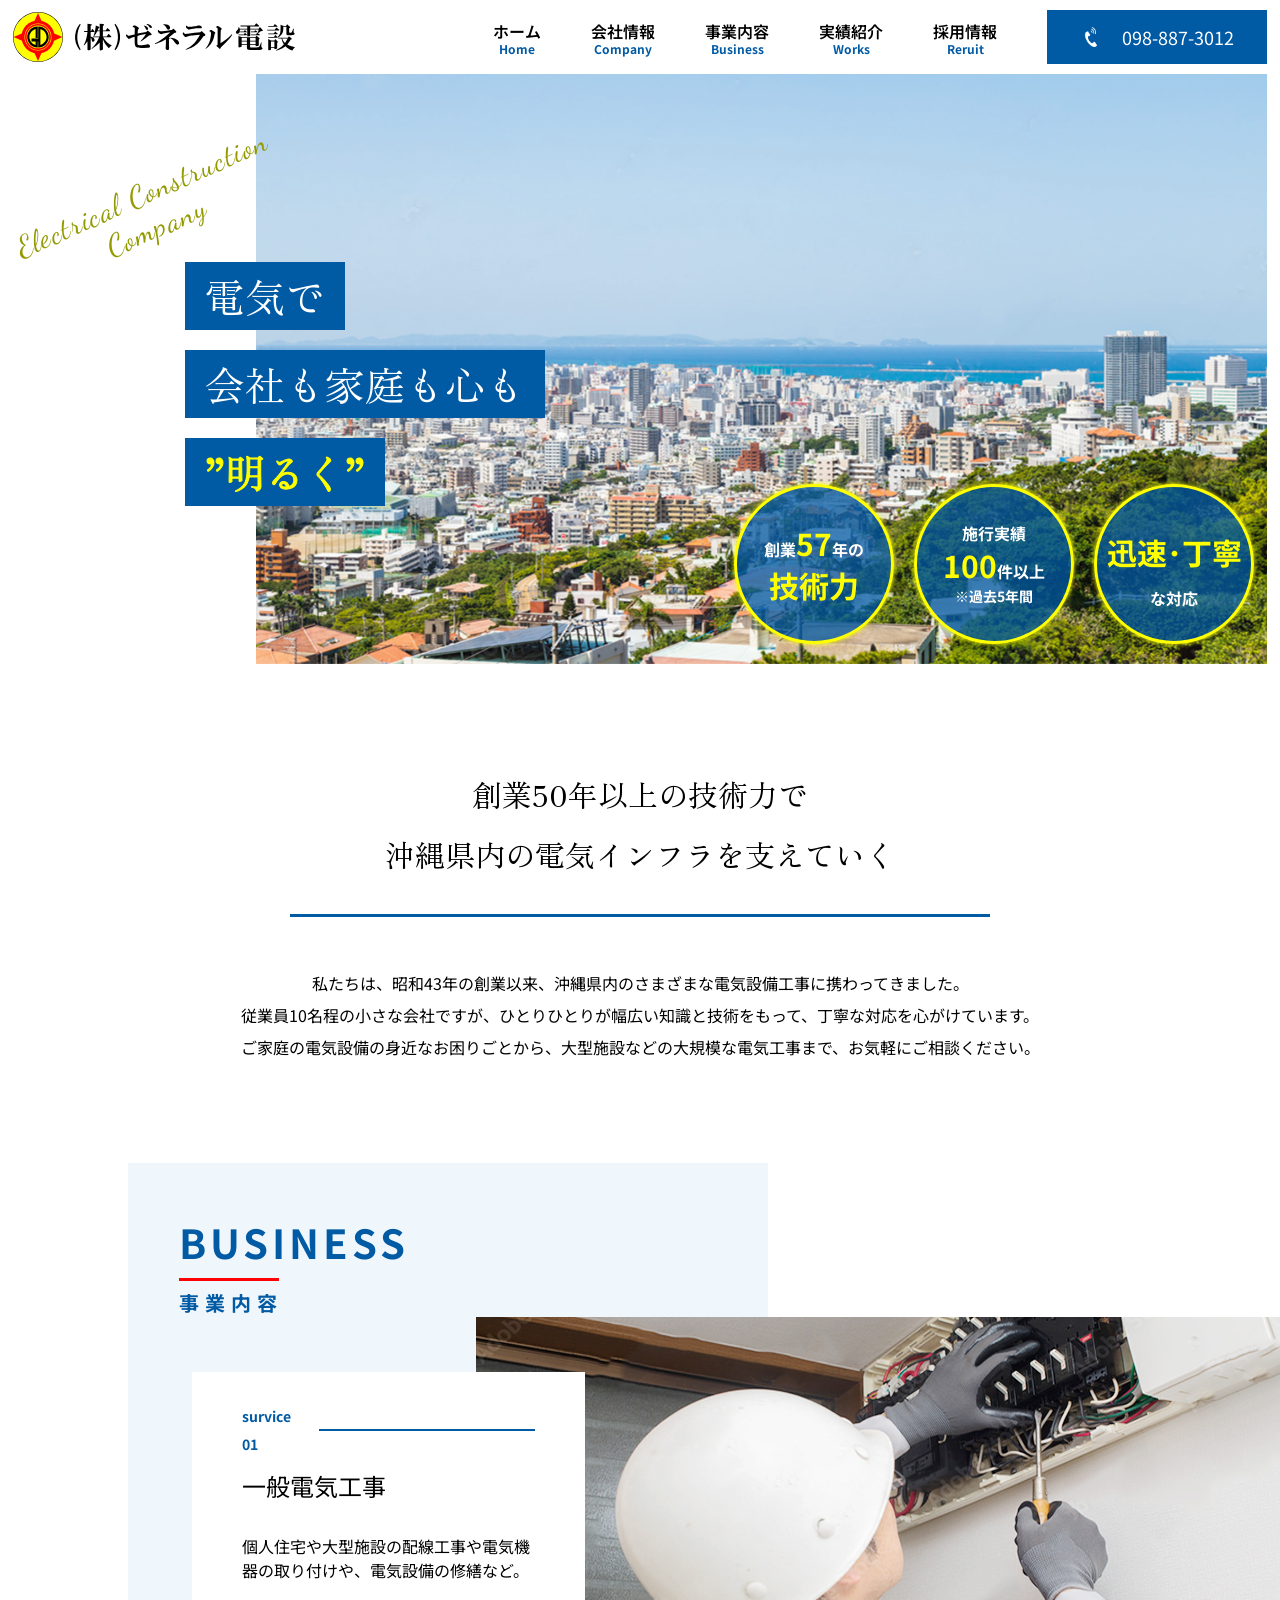
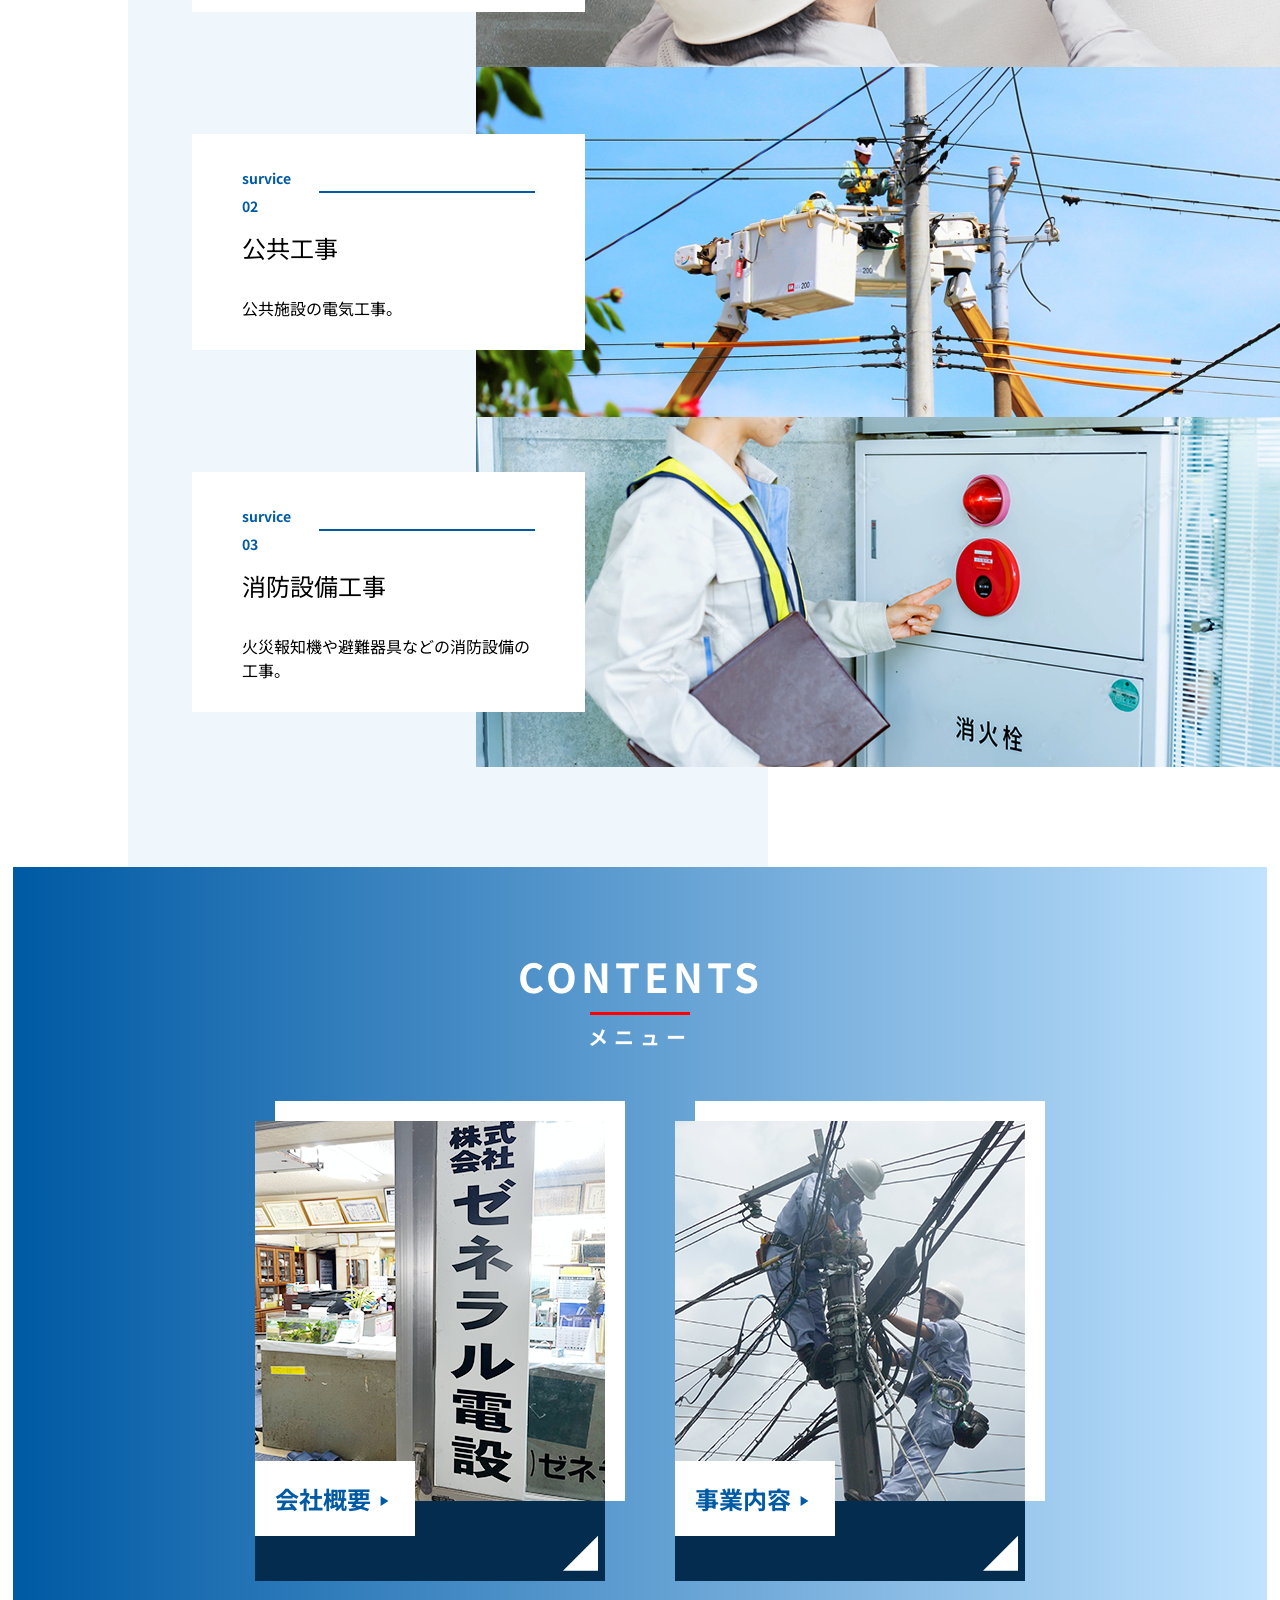
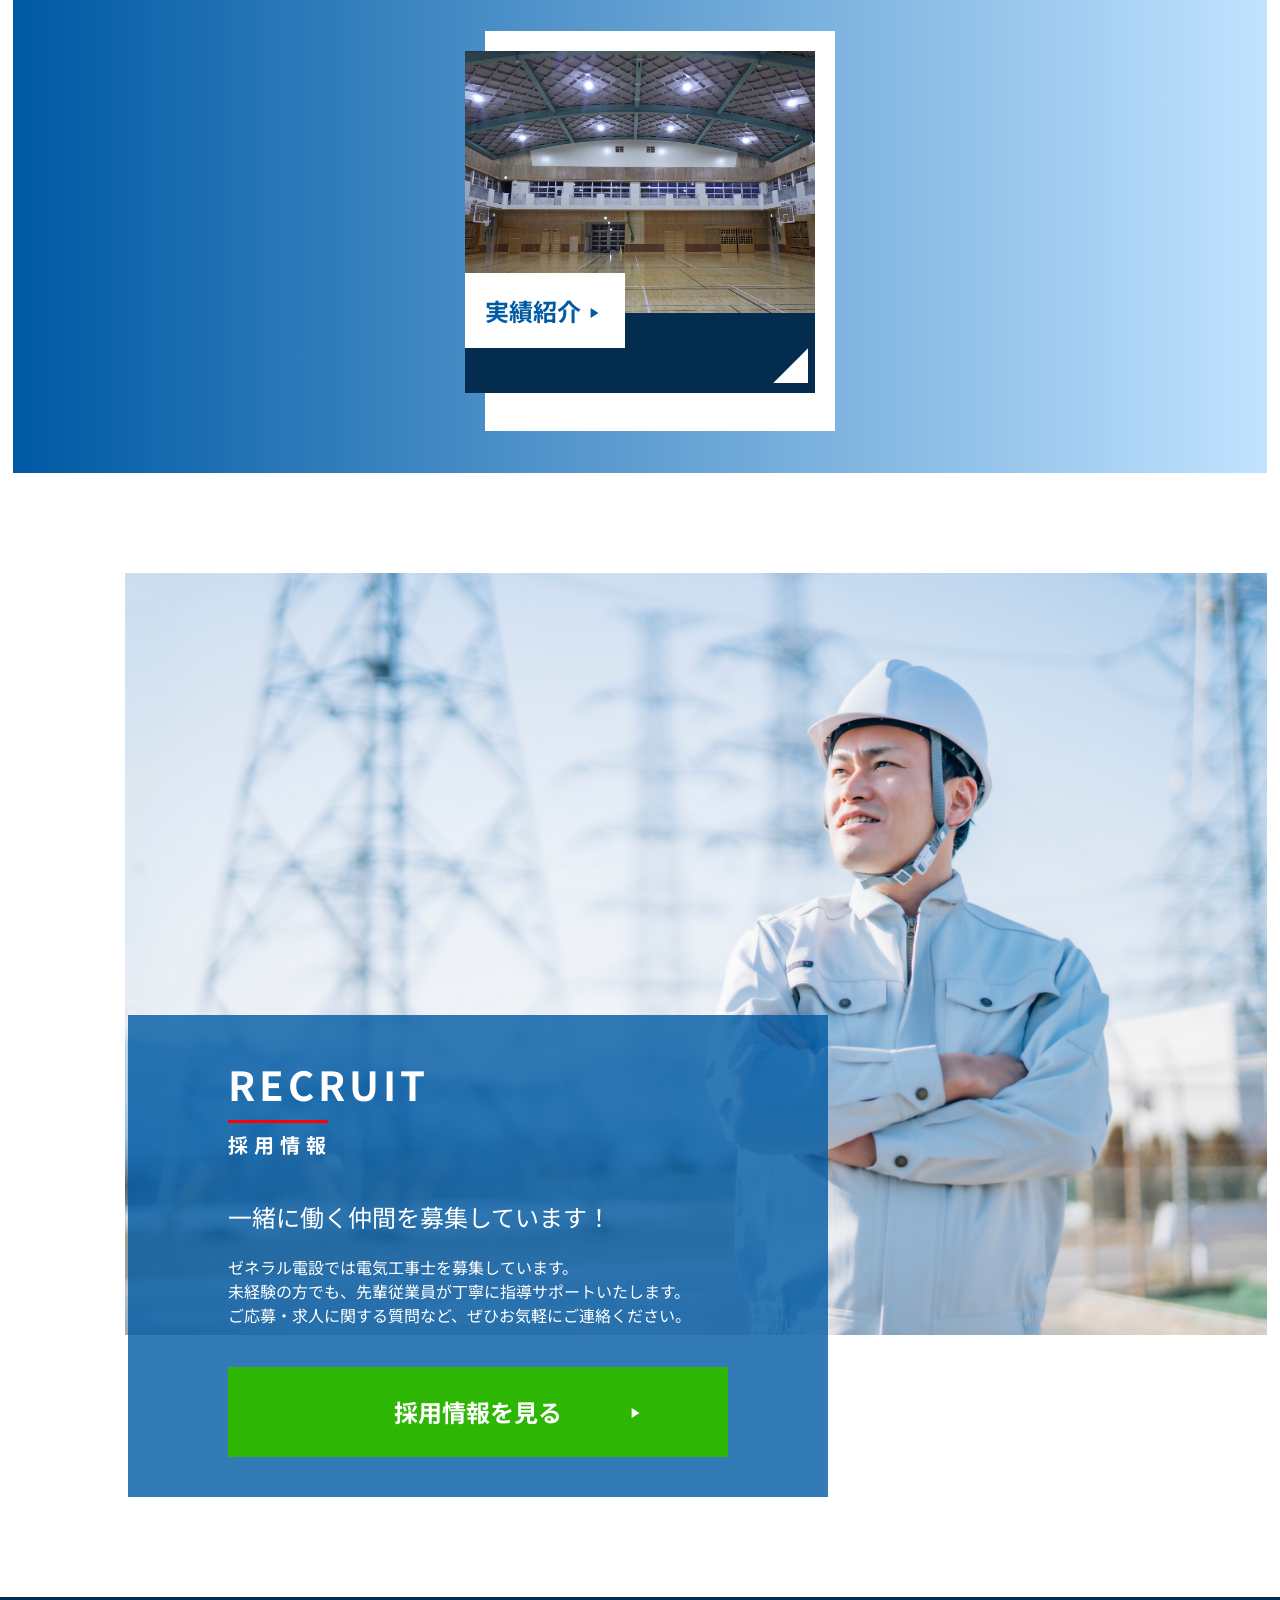
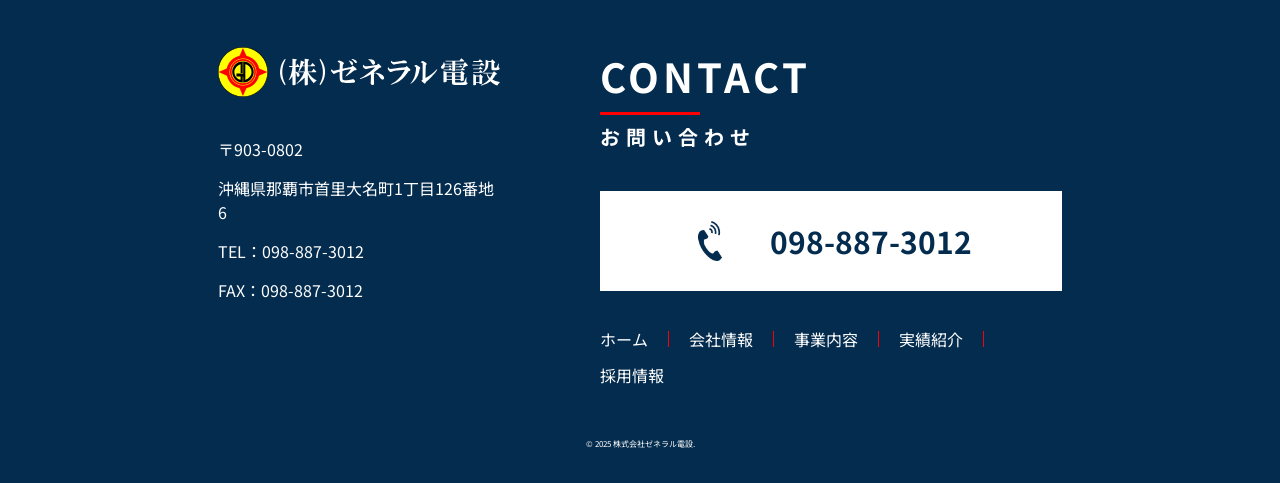
<file: home.html>
<!DOCTYPE html>
<html lang="ja">
<head>
    <meta charset="UTF-8">
    <meta name="viewport" content="width=device-width, initial-scale=1.0">
    <meta name="description" content="沖縄県那覇市首里にある電気工事会社です。一般電気工事、公共工事、消防設備工事など幅広く対応しています。">
    <!-- ogp -->
    <title>（株）ゼネラル電設</title>

    <!-- web font -->
    <link rel="preconnect" href="https://fonts.googleapis.com">
    <link rel="preconnect" href="https://fonts.gstatic.com" crossorigin>
    <link href="https://fonts.googleapis.com/css2?family=Dancing+Script:wght@400..700&family=EB+Garamond:ital,wght@0,400..800;1,400..800&family=Noto+Sans+JP:wght@100..900&family=Zen+Old+Mincho:wght@400;500;600;700;900&display=swap" rel="stylesheet">
    <!-- css -->
    <link rel="stylesheet" href="assets/css/destyle.css">
    <link rel="stylesheet" href="assets/css/style.css">



</head>
<body>
    <div id="container" class="container">
        <header class="header">
            <a href="#"><img class="logo header__logo" src="assets/images/logo__black.svg" alt=""></a>
            <div class="header__right">
                <nav class="nav">
                    <div class="menu__header">
                        <a href="#"><img class="logo nav__logo" src="assets/images/logo__white.svg" alt=""></a>
                        <img class="btn__close" src="assets/images/menu__btn__close.png" alt="">
                    </div>
                    <ul class="nav__list">
                        <li class="nav__item"><a href="#">ホーム<span>Home</span></a></li>
                        <li class="nav__item"><a href="company.html">会社情報<span>Company</span></a></li>
                        <li class="nav__item"><a href="business.html">事業内容<span>Business</span></a></li>
                        <li class="nav__item"><a href="works.html">実績紹介<span>Works</span></a></li>
                        <li class="nav__item"><a href="recruit.html">採用情報<span>Reruit</span></a></li>
                    </ul>
                </nav>
                <!-- openbtn -->
                <img class="btn__open" src="assets/images/menu__btn__open.png" alt="">
                <div class="tel header__tel">
                    <a class="tel__btn" href="tel:098-887-3012">098-887-3012</a>
                </div>
            </div>
        </header>
        <main class="main">
            <article class="article">
                <header class="article__header">
                    <div class="mainVisual">
                        <img class="img mainImg__pc" src="assets/images/main__img__pc.png" alt="">
                        <h1 class="main__title float">
                            <span>電気で</span>
                            <span>会社も家庭も心も</span>
                            <span>”明るく”</span>
                        </h1>
                        <p class="main__subtxt float">Electrical Construction<br>Company</p>
                        <ul class="main__list float">
                            <li class="main__item">創業<span>57</span>年の<br><span>技術力</span></li>
                            <li class="main__item">施行実績<br><span>100</span>件以上<br><div class="remarks">※過去5年間</div></li>
                            <li class="main__item"><span>迅速･丁寧</span><br>な対応</li>
                        </ul>
                    </div>          
                    <div class="lead">
                        <h2 class="lead__title">創業50年以上の技術力で<br>沖縄県内の電気インフラを支えていく</h2>
                        <p class="lead__txt">私たちは、昭和43年の創業以来、沖縄県内のさまざまな電気設備工事に携わってきました。<br>従業員10名程の小さな会社ですが、ひとりひとりが幅広い知識と技術をもって、丁寧な対応を心がけています。<br>ご家庭の電気設備の身近なお困りごとから、大型施設などの大規模な電気工事まで、お気軽にご相談ください。</p>
                    </div>
                </header>
                <section id="business" class="business">
                    <div class="business__container">
                        <h3 class="topic topic--business">BUSINESS<span>事業内容</span></h3>
                        <ul class="business__list">
                            <li class="business__item fadeIn">
                                <a class="business__txtGroup business__txtGroup__01" href="#">
                                    <p class="business__number number__01">survice 01</p>
                                    <p class="business__title">一般電気工事</p>
                                    <p class="business__txt">個人住宅や大型施設の配線工事や電気機器の取り付けや、電気設備の修繕など。</p>
                                </a>
                                <div class="imgBox">
                                    <a href="business.html#business__01"><img class="img business__img business__img__01" src="assets/images/business__img__01.png" alt="一般電気工事"></a>
                                </div>
                            </li>
                            <li class="business__item fadeIn">
                                <a class="business__txtGroup business__txtGroup__02" href="#">
                                    <p class="business__number number__02">survice 02</p>
                                    <p class="business__title">公共工事</p>
                                    <p class="business__txt">公共施設の電気工事。</p>
                                </a>
                                <div class="imgBox">
                                    <a href="business.html#business__02"><img class="img business__img business__img__02" src="assets/images/business__img__02.png" alt="公共工事"></a>
                                </div>
                            </li>
                            <li class="business__item fadeIn">
                                <a class="business__txtGroup business__txtGroup__03" href="#">
                                    <p class="business__number number__03">survice 03</p>
                                    <p class="business__title">消防設備工事</p>
                                    <p class="business__txt">火災報知機や避難器具などの消防設備の工事。</p>
                                </a>
                                <div class="imgBox">
                                    <a href="business.html#business__03"><img class="img business__img business__img__03" src="assets/images/business__img__03.png" alt="一般電気工事"></a>
                                </div>
                            </li>
                        </ul>
                    </div>
                </section>
                <section id="contents" class="contents">
                    <h3 class="topic topic--contents fadeIn">CONTENTS<span>メニュー</span></h3>
                    <ul class="contents__list fadeIn">
                        <li class="contents__item">
                            <a href="会社概要"><img class="img contents__img" src="assets/images/menu__img__01.png" alt="会社概要"></a>
                            <div class="item__bottom">
                                <a href="company.html" class="contents__btn">会社概要</a>
                            </div>
                        </li>
                        <li class="contents__item">
                            <a href="事業内容"><img class="img contents__img" src="assets/images/menu__img__02.png" alt="事業内容"></a>
                            <div class="item__bottom">
                                <a href="business.html" class="contents__btn">事業内容</a>
                            </div>
                        </li>
                        <li class="contents__item">
                            <a href="実績紹介"><img class="img contents__img" src="assets/images/menu__img__03.JPG" alt="実績紹介"></a>
                            <div class="item__bottom">
                                <a href="works.html" class="contents__btn">実績紹介</a>
                            </div>
                        </li>
                    </ul>
                </section>
                <section id="recruit" class="recruit">
                    <img class="img recruit__img__pc" src="assets/images/recruit__img__pc.jpeg" alt="リクルートイメージ画像">
                    <img class="img recruit__img__sp" src="assets/images/recruit__img__sp.png" alt="リクルートイメージ画像">
                    <div class="recruit__content fadeIn">
                        <h3 class="topic topic--recruit">RECRUIT<span>採用情報</span></h3>
                        <div class="recruit__txtGroup">
                            <p class="recruit__lead">一緒に働く仲間を募集しています！</p>
                            <p class="recruit__txt">ゼネラル電設では電気工事士を募集しています。<br>未経験の方でも、先輩従業員が丁寧に指導サポートいたします。<br>ご応募・求人に関する質問など、ぜひお気軽にご連絡ください。</p>
                        </div>
                        <a class="recruit__btn" href="recruit.html">採用情報を見る</a>
                    </div>
                </section>
            </article>
        </main>
        <footer class="footer">
            <div class="footer__group">
                <div class="information">
                    <a href="#"><img class="logo footer__logo" src="assets/images/logo__white.svg" alt=""></a>
                    <ul class="information__list">
                        <li class="information__item">〒903-0802</li>
                        <li class="information__item">沖縄県那覇市首里大名町1丁目126番地6</li>
                        <li class="information__item">TEL：098-887-3012</li>
                        <li class="information__item">FAX：098-887-3012</li>
                    </ul>
                </div>
                <div class="contact">
                    <h3 class="topic topic--contact">CONTACT<span>お問い合わせ</span></h3>
                    <div class="tel footer__tel">
                        <a class="tel__btn" href="tel:098-887-3012">098-887-3012</a>
                    </div>
                    <nav>
                        <ul class="footer__nav">
                            <li class="footer__navItem"><a href="#">ホーム</a></li>
                            <li class="footer__navItem"><a href="company.html">会社情報</a></li>
                            <li class="footer__navItem"><a href="business.html">事業内容</a></li>
                            <li class="footer__navItem"><a href="works.html">実績紹介</a></li>
                            <li class="footer__navItem"><a href="recruit.html">採用情報</a></li>
                        </ul>
                     </nav>
                </div>
            </div>
           <p class="copy"><small>&copy; 2025 株式会社ゼネラル電設.</small></p>
        </footer>
    </div>
    <!-- js -->
     <script src="https://code.jquery.com/jquery-3.7.1.js" integrity="sha256-eKhayi8LEQwp4NKxN+CfCh+3qOVUtJn3QNZ0TciWLP4=" crossorigin="anonymous"></script>
    <script src="assets/js/main.js"></script>
</body>
</html>
</file>
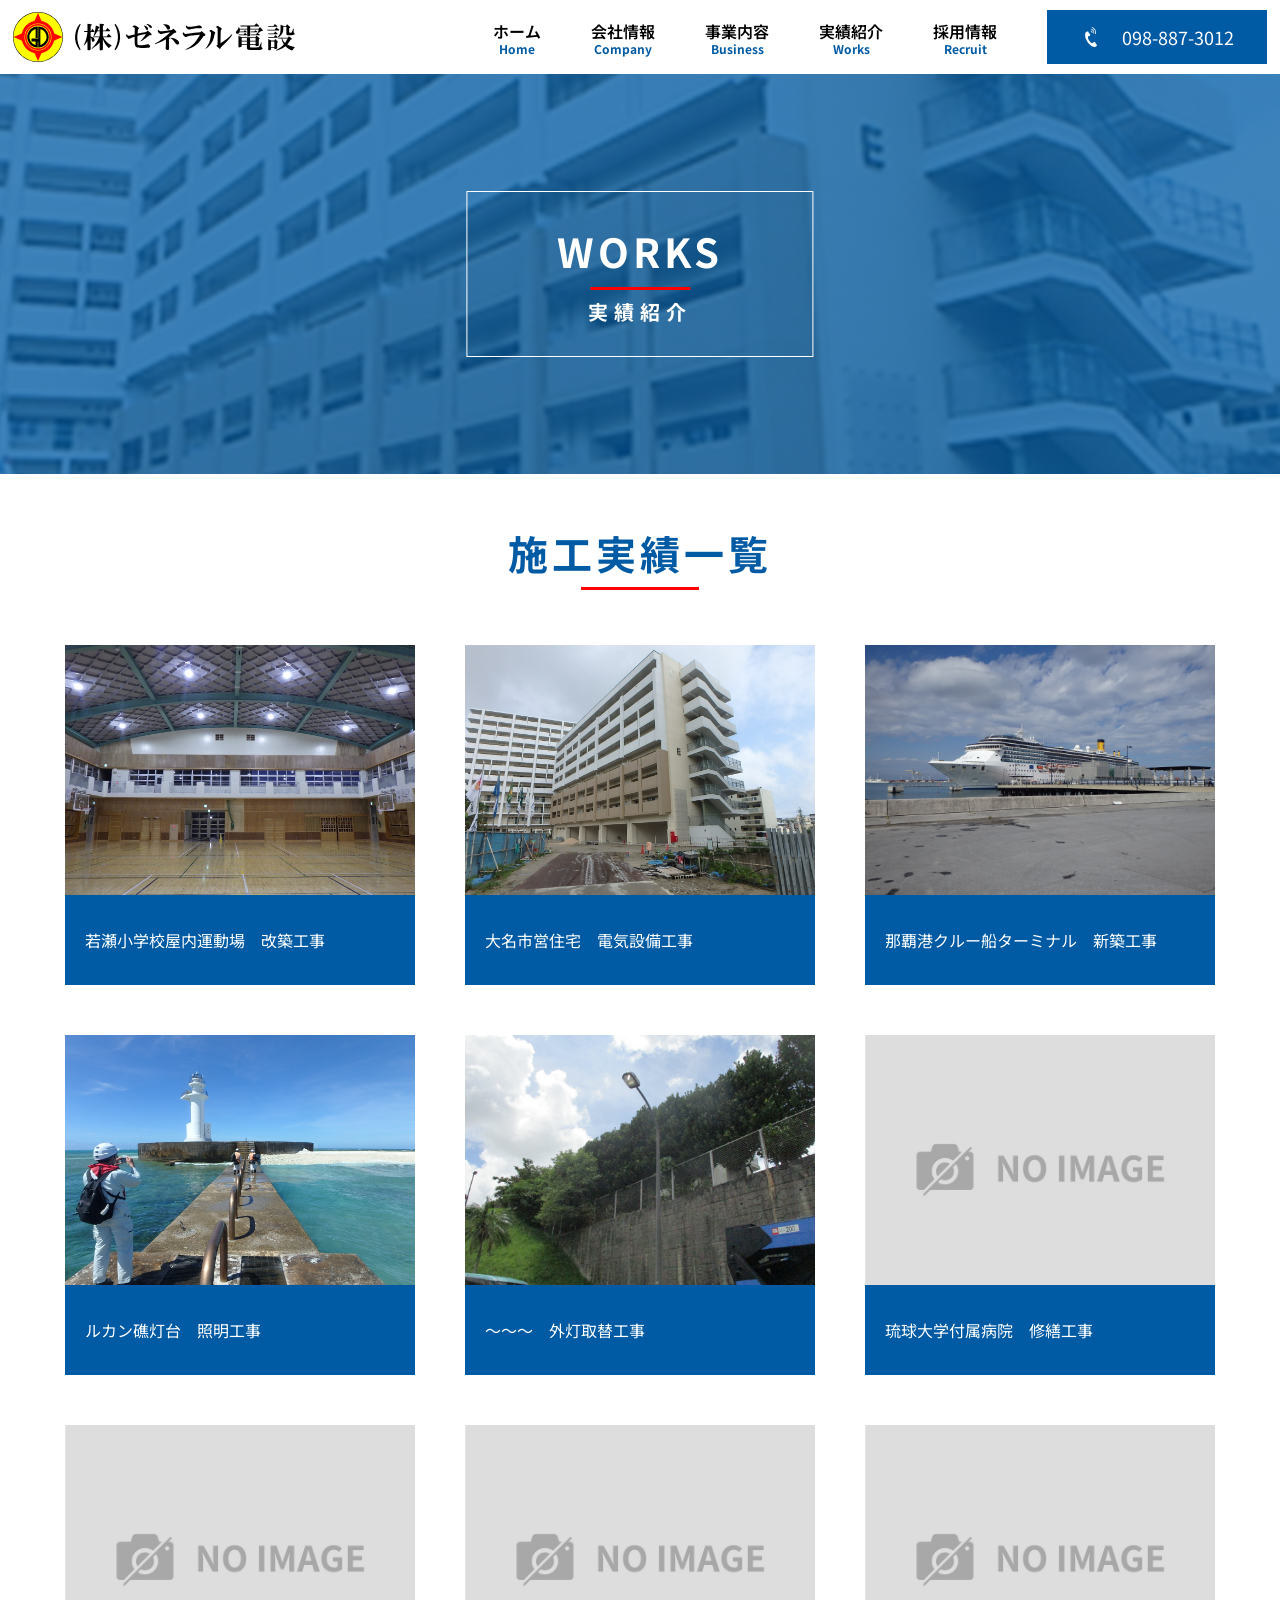
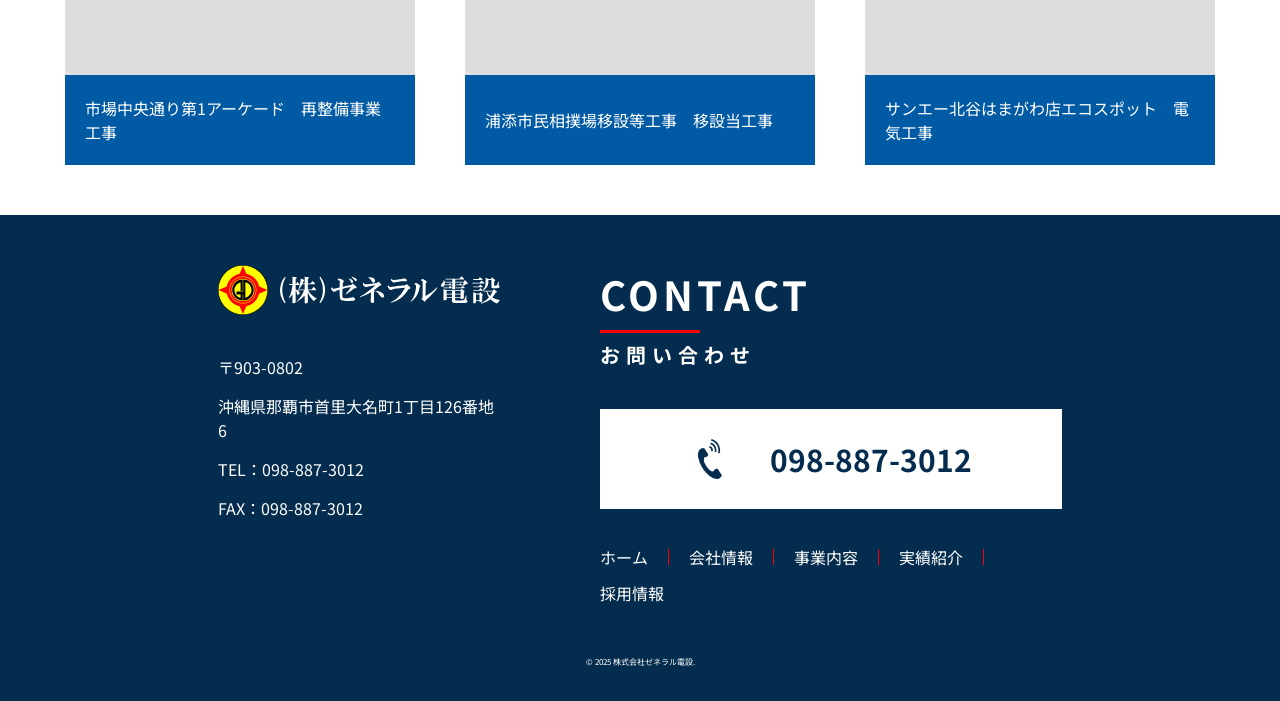
<file: works.html>
<!DOCTYPE html>
<html lang="ja">
<head>
    <meta charset="UTF-8">
    <meta name="viewport" content="width=device-width, initial-scale=1.0">
    <meta name="description" content="沖縄県那覇市首里にある電気工事会社です。一般電気工事、公共工事、消防設備工事など幅広く対応しています。">
    <!-- ogp -->
    <title>実績紹介｜（株）ゼネラル電設</title>

    <!-- web font -->
    <link rel="preconnect" href="https://fonts.googleapis.com">
    <link rel="preconnect" href="https://fonts.gstatic.com" crossorigin>
    <link href="https://fonts.googleapis.com/css2?family=Dancing+Script:wght@400..700&family=EB+Garamond:ital,wght@0,400..800;1,400..800&family=Noto+Sans+JP:wght@100..900&family=Zen+Old+Mincho:wght@400;500;600;700;900&display=swap" rel="stylesheet">
    <!-- css -->
    <link rel="stylesheet" href="assets/css/destyle.css">
    <link rel="stylesheet" href="assets/css/works.css">

</head>
<body>
    <div id="container" class="container">
        <header class="header">
            <a href="index.html"><img class="logo header__logo" src="assets/images/logo__black.svg" alt="ゼネラル電設 トップページ"></a>
            <div class="header__right">
                <nav class="nav">
                    <div class="menu__header">
                        <a href="#"><img class="logo nav__logo" src="assets/images/logo__white.svg" alt="ゼネラル電設 トップページ"></a>
                        <!-- closebtn -->
                        <img class="btn__close" src="assets/images/menu__btn__close.png" alt="">
                    </div>
                    <ul class="nav__list">
                        <li class="nav__item"><a href="index.html">ホーム<span>Home</span></a></li>
                        <li class="nav__item"><a href="company.html">会社情報<span>Company</span></a></li>
                        <li class="nav__item"><a href="business.html">事業内容<span>Business</span></a></li>
                        <li class="nav__item"><a href="works.html">実績紹介<span>Works</span></a></li>
                        <li class="nav__item"><a href="recruit.html">採用情報<span>Recruit</span></a></li>
                    </ul>
                </nav>
                <!-- openbtn -->
                <img class="btn__open" src="assets/images/menu__btn__open.png" alt="">
                <div class="tel header__tel">
                    <a class="tel__btn" href="tel:098-887-3012">098-887-3012</a>
                </div>
            </div>
        </header>
        <main class="main">
            <article class="article">
                <header class="article__header">
                    <div class="mainVisual">
                        <h1 class="main__topic">WORKS<span>実績紹介</span>
                        </h1>
                    </div>
                </header>
                <section id="works" class="works">
                    <h2 class="topic topic--works">施工実績一覧</h2>
                    <ul class="works__list">
                        <li class="works__item">
                            <img class="works__img" src="assets/images/works/works__img__01.JPG" alt="">
                            <p class="works__txt">若瀬小学校屋内運動場　改築工事</p>
                        </li>
                        <li class="works__item">
                            <img class="works__img" src="assets/images/works/works__img__02.JPG" alt="">
                            <p class="works__txt">大名市営住宅　電気設備工事</p>
                        </li>
                        <li class="works__item">
                            <img class="works__img" src="assets/images/works/works__img__03.JPG" alt="">
                            <p class="works__txt">那覇港クルー船ターミナル　新築工事</p>
                        </li>
                        <li class="works__item">
                            <img class="works__img" src="assets/images/works/works__img__04.JPG" alt="">
                            <p class="works__txt">ルカン礁灯台　照明工事</p>
                        </li>
                        <li class="works__item">
                            <img class="works__img" src="assets/images/works/works__img__05.JPG" alt="">
                            <p class="works__txt">～～～　外灯取替工事</p>
                        </li>
                        <li class="works__item">
                            <img class="works__img" src="assets/images/works/no_image.jpg" alt="">
                            <p class="works__txt">琉球大学付属病院　修繕工事</p>
                        </li>
                        <li class="works__item">
                            <img class="works__img" src="assets/images/works/no_image.jpg" alt="">
                            <p class="works__txt">市場中央通り第1アーケード　再整備事業工事</p>
                        </li>
                        <li class="works__item">
                            <img class="works__img" src="assets/images/works/no_image.jpg" alt="">
                            <p class="works__txt">浦添市民相撲場移設等工事　移設当工事</p>
                        </li>
                        <li class="works__item">
                            <img class="works__img" src="assets/images/works/no_image.jpg" alt="">
                            <p class="works__txt">サンエー北谷はまがわ店エコスポット　電気工事</p>
                        </li>
                    </ul>
                </section>
            </article>
        </main>
        <footer class="footer">
            <div class="footer__group">
                <div class="information">
                    <a href="index.html"><img class="logo footer__logo" src="assets/images/logo__white.svg" alt="ゼネラル電設 トップページ"></a>
                    <ul class="information__list">
                        <li class="information__item">〒903-0802</li>
                        <li class="information__item">沖縄県那覇市首里大名町1丁目126番地6</li>
                        <li class="information__item">TEL：098-887-3012</li>
                        <li class="information__item">FAX：098-887-3012</li>
                    </ul>
                </div>
                <div class="contact">
                    <h3 class="topic--contact">CONTACT<span>お問い合わせ</span></h3>
                    <div class="tel footer__tel">
                        <a class="tel__btn" href="tel:098-887-3012">098-887-3012</a>
                    </div>
                    <nav>
                        <ul class="footer__nav">
                            <li class="footer__navItem"><a href="index.html">ホーム</a></li>
                            <li class="footer__navItem"><a href="company.html">会社情報</a></li>
                            <li class="footer__navItem"><a href="business.html">事業内容</a></li>
                            <li class="footer__navItem"><a href="works.html">実績紹介</a></li>
                            <li class="footer__navItem"><a href="recruit.html">採用情報</a></li>
                        </ul>
                    </nav>
                </div>
            </div>
            <p class="copy"><small>&copy; 2025 株式会社ゼネラル電設.</small></p>
        </footer>
    </div>
    <!-- js -->
    <script src="https://code.jquery.com/jquery-3.7.1.js" integrity="sha256-eKhayi8LEQwp4NKxN+CfCh+3qOVUtJn3QNZ0TciWLP4=" crossorigin="anonymous"></script>
    <script src="assets/js/main.js"></script>
</body>
</html>
</file>
<file: assets/css/destyle.css>
/*! destyle.css v4.0.1 | MIT License | https://github.com/nicolas-cusan/destyle.css */

/* Reset box-model and set borders */
/* ============================================ */

*,
::before,
::after {
  box-sizing: border-box;
  border-style: solid;
  border-width: 0;
  min-width: 0;
}

/* Document */
/* ============================================ */

/**
 * 1. Correct the line height in all browsers.
 * 2. Prevent adjustments of font size after orientation changes in iOS.
 * 3. Remove gray overlay on links for iOS.
 */

html {
  line-height: 1.15; /* 1 */
  -webkit-text-size-adjust: 100%; /* 2 */
  -webkit-tap-highlight-color: transparent; /* 3*/
}

/* Sections */
/* ============================================ */

/**
 * Remove the margin in all browsers.
 */

body {
  margin: 0;
}

/**
 * Render the `main` element consistently in IE.
 */

main {
  display: block;
}

/* Vertical rhythm */
/* ============================================ */

p,
table,
blockquote,
address,
pre,
iframe,
form,
figure,
dl {
  margin: 0;
}

/* Headings */
/* ============================================ */

h1,
h2,
h3,
h4,
h5,
h6 {
  font-size: inherit;
  font-weight: inherit;
  margin: 0;
}

/* Lists (enumeration) */
/* ============================================ */

ul,
ol {
  margin: 0;
  padding: 0;
  list-style: none;
}

/* Lists (definition) */
/* ============================================ */

dt {
  font-weight: bold;
}

dd {
  margin-left: 0;
}

/* Grouping content */
/* ============================================ */

/**
 * 1. Add the correct box sizing in Firefox.
 * 2. Show the overflow in Edge and IE.
 */

hr {
  box-sizing: content-box; /* 1 */
  height: 0; /* 1 */
  overflow: visible; /* 2 */
  border-top-width: 1px;
  margin: 0;
  clear: both;
  color: inherit;
}

/**
 * 1. Correct the inheritance and scaling of font size in all browsers.
 * 2. Correct the odd `em` font sizing in all browsers.
 */

pre {
  font-family: monospace, monospace; /* 1 */
  font-size: inherit; /* 2 */
}

address {
  font-style: inherit;
}

/* Text-level semantics */
/* ============================================ */

/**
 * Remove the gray background on active links in IE 10.
 */

a {
  background-color: transparent;
  text-decoration: none;
  color: inherit;
}

/**
 * 1. Remove the bottom border in Chrome 57-
 * 2. Add the correct text decoration in Chrome, Edge, IE, Opera, and Safari.
 */

abbr[title] {
  text-decoration: underline dotted; /* 2 */
}

/**
 * Add the correct font weight in Chrome, Edge, and Safari.
 */

b,
strong {
  font-weight: bolder;
}

/**
 * 1. Correct the inheritance and scaling of font size in all browsers.
 * 2. Correct the odd `em` font sizing in all browsers.
 */

code,
kbd,
samp {
  font-family: monospace, monospace; /* 1 */
  font-size: inherit; /* 2 */
}

/**
 * Add the correct font size in all browsers.
 */

small {
  font-size: 80%;
}

/**
 * Prevent `sub` and `sup` elements from affecting the line height in
 * all browsers.
 */

sub,
sup {
  font-size: 75%;
  line-height: 0;
  position: relative;
  vertical-align: baseline;
}

sub {
  bottom: -0.25em;
}

sup {
  top: -0.5em;
}

/* Replaced content */
/* ============================================ */

/**
 * Prevent vertical alignment issues.
 */

svg,
img,
embed,
object,
iframe {
  vertical-align: bottom;
}

/* Forms */
/* ============================================ */

/**
 * Reset form fields to make them styleable.
 * 1. Make form elements stylable across systems iOS especially.
 * 2. Inherit text-transform from parent.
 */

button,
input,
optgroup,
select,
textarea {
  -webkit-appearance: none; /* 1 */
  appearance: none;
  vertical-align: middle;
  color: inherit;
  font: inherit;
  background: transparent;
  padding: 0;
  margin: 0;
  border-radius: 0;
  text-align: inherit;
  text-transform: inherit; /* 2 */
}

/**
 * Correct cursors for clickable elements.
 */

button,
[type="button"],
[type="reset"],
[type="submit"] {
  cursor: pointer;
}

button:disabled,
[type="button"]:disabled,
[type="reset"]:disabled,
[type="submit"]:disabled {
  cursor: default;
}

/**
 * Improve outlines for Firefox and unify style with input elements & buttons.
 */

:-moz-focusring {
  outline: auto;
}

select:disabled {
  opacity: inherit;
}

/**
 * Remove padding
 */

option {
  padding: 0;
}

/**
 * Reset to invisible
 */

fieldset {
  margin: 0;
  padding: 0;
  min-width: 0;
}

legend {
  padding: 0;
}

/**
 * Add the correct vertical alignment in Chrome, Firefox, and Opera.
 */

progress {
  vertical-align: baseline;
}

/**
 * Remove the default vertical scrollbar in IE 10+.
 */

textarea {
  overflow: auto;
}

/**
 * Correct the cursor style of increment and decrement buttons in Chrome.
 */

[type="number"]::-webkit-inner-spin-button,
[type="number"]::-webkit-outer-spin-button {
  height: auto;
}

/**
 * Correct the outline style in Safari.
 */

[type="search"] {
  outline-offset: -2px; /* 1 */
}

/**
 * Remove the inner padding in Chrome and Safari on macOS.
 */

[type="search"]::-webkit-search-decoration {
  -webkit-appearance: none;
}

/**
 * 1. Correct the inability to style clickable types in iOS and Safari.
 * 2. Fix font inheritance.
 */

::-webkit-file-upload-button {
  -webkit-appearance: button; /* 1 */
  font: inherit; /* 2 */
}

/**
 * Fix appearance for Firefox
 */
[type="number"] {
  -moz-appearance: textfield;
}

/**
 * Clickable labels
 */

label[for] {
  cursor: pointer;
}

/* Interactive */
/* ============================================ */

/*
 * Add the correct display in Edge, IE 10+, and Firefox.
 */

details {
  display: block;
}

/*
 * Add the correct display in all browsers.
 */

summary {
  display: list-item;
}

/*
 * Remove outline for editable content.
 */

[contenteditable]:focus {
  outline: auto;
}

/* Tables */
/* ============================================ */

/**
1. Correct table border color inheritance in all Chrome and Safari.
*/

table {
  border-color: inherit; /* 1 */
  border-collapse: collapse;
}

caption {
  text-align: left;
}

td,
th {
  vertical-align: top;
  padding: 0;
}

th {
  text-align: left;
  font-weight: bold;
}
</file>
<file: assets/css/style.css>
@charset "UTF-8";
/*==========================
common
==========================*/
:root {
    --primary-blue:#005AA4;
    --primary-lightBlue:#F0F7FC;
    --primary-darkBlue:#042C4E;
    --primary-white:#FFFFFF;
    --primary-black:#000000;
    --primary-red:#FF0004;
    --primary-yellow:#FF0;
}

html {
    font-size: 62.5%;
}

body {
    font-family:
        'Noto Sans JP',
        sans-serif;
    font-style: normal;
    color: var(--primary-black);
    line-height: 2;
}

img {
    width: 100%;
    overflow: hidden;
}

.container {
    background-color: var(--primary-white);
} 

.topic {
    color: var(--primary-blue);
    text-align: left;
    font-size: 4.0rem;
    font-weight: 700;
    line-height: normal;
    letter-spacing: 4px;
}

.topic span::before {
    content: '';
    display: block;
    width: 100px;
    height: 3px;
    margin: 7px 0;
    background-color: #FF0004;
}

.topic span {
    display: block;
    font-size: 2.0rem;
    letter-spacing: 6px;
}

.tel {
    cursor: pointer;
}

/* common pc */
@media screen and (width<769px) {
    .topic {
        font-size: 2.5rem;
    }

    .topic span::before {
        width: 70px;
    }

    .topic span {
        font-size: 1.4rem;
    }
}


/*==========================
header
==========================*/
.header {
    display: flex;
    justify-content: space-between;
    padding: 10px 1%;
    align-items: center;
}

.logo {
    max-height: 50px;
}

.header__right {
    display: flex;
    justify-content: center;
    align-items: center;
    gap: 50px;
}

.nav__logo {
    display: none;
}

.nav__list {
    display: flex;
    justify-content: center;
    align-items: center;
    gap: 50px;
}

.nav__item {
    color: #000;
    font-size: 1.6rem;
    font-weight: 600;
    line-height: 1.5;
    text-align: center;
    position: relative;
}

.nav__item span {
    display: block;
    color: var(--primary-blue);
    font-size: 1.2rem;
    font-weight: 700;
    line-height: 1;
}

.nav__item::after {
    content: '';
    position: absolute;
    bottom: -4px;
    left: 10%;
    width: 80%;
    height: 2px;
    background: var(--primary-blue);
    transition: all 0.6s;
    transform:  scale(0,1);
    transform-origin: center top;
}

.nav__item:hover::after {
    transform: scale(1,1);
}

.header__tel::before {
    content: '';
    display: block;
    background-image: url(..//images/tel__icon__white.png);
    background-position: center;
    background-size: contain;
    background-repeat: no-repeat;
    width: 21px;
    height: 20px;
    transition: 0.6s;
}

.header__tel {
    display: flex;
    color: var(--primary-white);
    font-size: 1.8rem;
    font-weight: 400;
    line-height: normal;
    background-color: var(--primary-blue);
    border: 1px solid var(--primary-blue);
    min-width: 220px;
    height: 54px;
    align-items: center;
    justify-content: center;
    gap: 20px;
    transition: 0.6s;
}

.header__tel:hover {
    color: var(--primary-blue);
    background-color: var(--primary-white);
}

.header__tel:hover:before {
    background-image: url(..//images/tel__icon__blue.png)
}

.btn__open {
    display: none;
}

.btn__close {
    display: none;
}

/* header sp */

@media screen and (width<1100px) {
    .nav {
        background-color: var(--primary-blue);
        width: 100%;
        height: 100vh;
        position: absolute;
        top: 0;
        left: 0;
        z-index: 1000;
        transform: translateX(-100%);
        transition: 0.6s;
    }

    .open {
        transform: translateX(0);
    }

    .header {
        padding: 0;
    }

    .menu__header {
        display: flex;
        justify-content: space-between;
        align-items: center;
    }

    .nav__logo {
        display: block;
        height: 35px;
        margin: 12px 0 12px 5%;
    }

    .nav__list {
        display: block;
        margin-top: 100px;
    }

    .nav__item,
    .nav__item span {
        color: var(--primary-white);
    }

    .nav__item {
        margin-top: 35px;
    }

    .btn__open {
        display: block;
        max-width: 60px;
    }

    .btn__close {
        display: block;
        max-width: 60px;
    }

    .header__tel {
        display: none;
    }
}
@media screen and (width<769px) {
    .header__logo {
            height: 35px;
            margin: 12px 0 12px 5%;
        }
}


/*==========================
article header
==========================*/
.mainVisual {
    margin: 0 1% 0 20%;
    position: relative;
}

.mainImg__sp {
    display: none;
}

.main__title {
    color: var(--primary-white);
    font-family: "Zen Old Mincho";
    font-size: 4.0rem;
    line-height: normal;
    position: absolute;
    top: 168px;
    left: -7%;
    min-width: 200px;
}

.main__title span {
    display: block;
    background-color: var(--primary-blue);
    width: fit-content;
    padding: 5px 20px;
    margin-top: 20px;
}

.main__title span:nth-child(3) {
    color: #FF0;
    -webkit-text-stroke-width: 1px;
}

.main__subtxt {
    color: #939A00;
    text-align: center;
    font-family: "Dancing Script";
    font-size: 3.0rem;
    line-height: normal;
    letter-spacing: 1.5px;
    position: absolute;
    top: 17%;
    left: -24%;
    transform: rotate(-24deg);
}

.main__list {
    display: flex;
    justify-content: center;
    position: absolute;
    bottom: 20px;
    right: 1.3%;
    gap: 20px;
}

/* アニメーション */
.main__title,
.main__subtxt{
    transition: 1.5s;
    opacity: 0;
}

.main__list {
    transition: 3s;
    opacity: 0;
}

.active {
    opacity: 1
}

.main__item {
    color: var(--primary-white);
    text-align: center;
    font-size: 1.6rem;
    font-weight: 700;
    line-height: 1.4;
    width: 160px;
    height: 160px;
    border-radius: 327px;
    border: 3px solid #FF0;
    background: rgba(0, 90, 164, 0.75);
    box-shadow: 0px 0px 5px 0px #FF0;
    padding: 35px 0;
}

.main__item:last-of-type {
    line-height: 2;
}

.main__item span {
    color: #FF0;
    font-size: 3.0rem;
}

.remarks {
    color: var(--primary-white);
    font-size: 1.4rem;
    line-height: 1.5;
}

.lead {
    margin: 100px auto;
}

.lead__title {
    color: var(--primary-black);
    font-family: "Zen Old Mincho";
    font-size: 3.0rem;
    max-width:  700px;
    text-align: center;
    margin: 0 auto;
}

.lead__title::after {
    content: '';
    display: block;
    background-color: var(--primary-blue);
    width: 100%;
    height: 3px;
    margin: 30px auto 0;
}

.lead__txt {
    color: var(--primary-black);
    text-align: center;
    font-size: 1.6rem;
    margin: 50px auto 0;
    max-width: 900px;
}

/* article header */
@media screen and (width < 500px) {
    .main__title {
        font-size: 2.0rem;
        position: absolute;
        top: 50px;
        left: 50%;
        transform: translateX(-50%);
    }

    .main__title span {
        display: block;
        background-color: var(--primary-blue);
        width: fit-content;
        padding: 5px 20px;
        margin: 10px auto;
    }

    .main__subtxt {
        font-size: 1.4rem;
        position: absolute;
        top: 10%;
        left: 5%;
        transform: rotate(-24deg);
    }

    .main__list {
        position: absolute;
        bottom: -50px;
        right: 50%;
        transform: translateX(50%);
        gap: 20px;
    }

    .main__item {
        font-size: 1.4rem;
        width: 100px;
        height: 100px;
        padding: 19px 0;
    }

    .main__item span {
        font-size: 1.8rem;
    }

    .remarks {
        font-size: 1.0rem;
    }
}

@media screen and (width<769px) {
    .mainVisual {
        margin: 0;
    }

    .mainImg__pc {
        height: 435px;
        object-fit: cover;
    }

    .lead {
        padding: 0 4%;
    }

    .lead__title {
        font-size: 2.0rem;
    }

    .lead__txt {
        font-size: 1.4rem;
        margin: 30px auto 0;
    }

    .lead__title::after {
        margin: 10px auto 0;
    }
}

@media screen and (500px< width <1100px) {
    .mainVisual {
        margin: 0;
    }

    .mainImg__pc {
        object-fit: cover;
        min-height: 500px   ;
    }

    .main__title {
        position: absolute;
        top: 50px;
        left: 50%;
        transform: translateX(-50%);
        width: fit-content;
    }

    .main__title span {
        display: block;
        width: fit-content;
        margin: 10px auto;
    }

    .main__subtxt {
        position: absolute;
        top: 10%;
        left: 0;
        right: 60%;
        transform: rotate(-24deg);
    }

    .main__list {
        position: absolute;
        bottom: -50px;
        right: 50%;
        transform: translateX(50%);
        gap: 20px;
    }
}

/*==========================
business
==========================*/
.business {
    position: relative;
    padding: 50px 0 100px;
}

.business::before {
    content: '';
    display: block;
    background-color: var(--primary-lightBlue);
    width: 50%;
    height: 100%;
    position: absolute;
    top: 0;
    left: 10%;
    z-index: 0;
}

.topic--business {
    position: relative;
    margin-left: 14%;
    z-index: 10;
}

.business__item {
    display: flex;
    justify-content: flex-end;
    align-items: center;
    position: relative;
    overflow: hidden;
    margin-left: 15%;
}

/* アニメーション */
.business__item {
    transition: 1.5s;
    opacity: 0;
}

.active {
    opacity: 1
}

.business__txtGroup {
    display: block;
    padding: 30px 50px;
    width: 428px;
    background-color: var(--primary-white);
    transition: 0.6s;
    z-index: 100;
    margin-right: -10%;
    z-index: 1;
    position: relative;
}

.business__txtGroup::before {
    background: var(--primary-blue);
    position: absolute;
    top: 0;
    left: 0;
    content: '';
    width: 100%;
    height: 100%;
    transform: scale(0, 1);
    transform-origin: left top;
    transition: .5s cubic-bezier(0.45, 0, 0.55, 1);
    z-index: -1;
}

.business__number {
    display: flex;
    justify-content: space-between;
    align-items: center;
    gap: 10px;
    color: var(--primary-blue);
    font-size: 1.4rem;
    font-weight: 700;
    transition: 0.6s;
}

.business__number::after {
    display: block;
    content: '';
    background-color: var(--primary-blue);
    width: 75%;
    height: 2px;
    transition: 0.6s;
}

.business__title {
    font-size: 2.4rem;
    line-height: 1.5;
    margin-top: 10px;
}

.business__txt {
    font-size: 1.6rem;
    line-height: 1.5;
    margin-top: 30px;
}

.imgBox {
    max-width: 878px;
    height: 350px;
    transition: 0.6s;
    width: fit-content;
    overflow: hidden;
}

.business__img {
    height: 100%;
    object-fit: cover;
    transition-duration: .5s;
    position: relative;
    z-index: 0;
}

.business__img::before {
    content: '';
    background-color: rgba(60, 60, 60, 1);
    position: absolute;
    top: 0;
    left: 0;
    width: 100%;
    z-index: 1;
}

/* テキストと番号の文字色を変更 */
.business__item:hover .business__txtGroup,
.business__item:hover .business__number {
    color: #FFF;
}

/* 番号の横線を白色に変更 */
.business__item:hover .business__number::after {
    background-color: var(--primary-white);
}

/* テキスト背景のアニメーション */
.business__item:hover .business__txtGroup::before {
    transform: scale(1, 1);
}

/* 画像を拡大 */
.business__item:hover .business__img {
    transform: scale(1.2);
}

/* business pc */
@media screen and (width<769px) {
    .business {
        padding: 50px 4% 50px;
    }

    .business::before {
        width: 73%;
        height: 100%;
        left: 0%;
    }

    .topic--business {
        margin-left: 0;
    }

    .business__list {
        margin-top: 30px;
    }

    .business__item {
        flex-direction: column-reverse;
        justify-content: center;
        align-items: start;
        height: auto;
        position: relative;
        margin-left: 0;
        margin-top: 50px;
    }

    .business__number::after {
        width: 65%;
    }

    .business__txtGroup {
        padding: 20px;
        min-width: 300px;
        height: max-content;
        margin-top: -30px;
        margin-right: 45px;
        width: auto;
        max-width: 300px;
    }

    .business__title {
        font-size: 2.0rem;
    }

    .business__txt {
        font-size: 1.4rem;
    }

    .imgBox {
        max-height: 262px;
    }
}

/*==========================
contents
==========================*/
.contents {
    background: linear-gradient(90deg, #005AA4 0.7%, #C1E3FF 100%);
    padding: 80px 4%;
    margin: 0 1%;
}

.topic--contents {
    color: var(--primary-white);
    text-align: center;
    margin: 0 auto;
}

.topic--contents span::before{
    margin: 7px auto;
}

.contents__list {
    display: flex;
    margin-top: 70px;
    justify-content: center;
    align-items: center;
    flex-wrap: wrap;
    gap: 70px;
    height: auto;
}

.contents__item {
    width: 350px;
    position: relative;
    z-index: 100;
}

.contents__item::after {
    content: '';
    display: block;
    background-color: var(--primary-white);
    width: 350px;
    height: 400px;
    position: absolute;
    top: -20px;
    right: -20px;
    z-index: -10;
}

.contents__imgBox {
    max-width: 350px;
    width: 100%;
    height: 320px;
    transition: 0.6s;
    overflow: hidden;
}

.contents__img {
    display: block;
    width: 100%;
    height: 100%;
    object-fit: cover;
    transition-duration: .5s;
    position: relative;
    z-index: 0;
}

.item__bottom {
    background-color: var(--primary-darkBlue);
    height: 80px;
    position: relative;
}

.item__bottom::after {
    content: '';
    position: absolute;
    bottom: 10px;
    right: 7px;
    width: 35px;
    height: 35px;
    clip-path: polygon(100% 0, 100% 100%, 0 100%);
    background-color: var(--primary-white);
}

.contents__btn{
    display: flex;
    background-color: var(--primary-white);
    color: var(--primary-blue);
    font-size: 2.4rem;
    font-weight: 700;
    line-height: normal;
    padding: 20px;
    max-width: 175px;
    align-items: center;
    position: relative;
    position: absolute;
    top: -50%;
    transition: 0.6s;
    z-index: 1;
}

.contents__btn::after {
    content: '';
    display: inline-block;
    background-image: url(..//images/bnt__arrow.svg);
    background-position: center;
    background-size: contain;
    background-repeat: no-repeat;
    width: 24px;
    height: 24px;
    margin-top: 5px;
    transition: 0.6s;
}

/* アニメーション */
.topic--contents,
.contents__list {
    transition: 1.5s;
    opacity: 0;
}

.active {
    opacity: 1
}

.contents__btn::before {
    background: var(--primary-blue);
    position: absolute;
    top: 0;
    left: 0;
    content: '';
    width: 100%;
    height: 100%;
    transform: scale(0, 1);
    transform-origin: left top;
    transition: .5s cubic-bezier(0.45, 0, 0.55, 1);
    z-index: -1;
}

.contents__item:hover .contents__img {
    transform: scale(1.2);
}

.contents__item:hover .contents__btn {
    color: #fff;
}

.contents__item:hover .contents__btn::before {
    transform: scale(1, 1);
}

.contents__item:hover .contents__btn::after {
    background-image: url(..//images/btn__arrow__white.svg);
}

/*==========================
recruit
==========================*/
.recruit {
    margin: 100px 1% 100px;
    position: relative;
}

.recruit__img__pc {
    display: block;
    max-width: 1142px;
    height: auto;
    margin: 0 0 0 auto;
}

.recruit__img__sp {
    display: none;
}

.recruit__content {
    background: rgba(0, 90, 164, 0.80);
    padding: 40px 100px;
    max-width: 700px;
    color: var(--primary-white);
    margin: -320px 0 0 115px;
    z-index: 100;
    position: relative;
}

.topic--recruit {
    color: var(--primary-white);
}

.recruit__lead {
    font-size: 2.4rem;
    line-height: 1.5;
    margin-top: 40px;
}

.recruit__txt {
    font-size: 1.6rem;
    line-height: 1.5;
    margin-top: 20px;
}

.recruit__btn {
    display: block;
    background-color: #2EB604;
    border: 1px solid #2EB604;
    font-size: 2.4rem;
    font-weight: 700;
    margin-top: 40px;
    text-align: center;
    padding: 20px 0;
    position: relative;
    transition: 0.6s;
}

.recruit__btn::before {
    content: '';
    background-image: url(..//images/btn__arrow__white.svg);
    background-position: center;
    background-size: contain;
    background-repeat: no-repeat;
    width: 24px;
    height: 24px;
    position: absolute;
    top: 33px;
    right: 80px;
    transition: 0.6s;
}

.recruit__btn:hover {
    background-color: var(--primary-white);
    color: #2EB604;
}

.recruit__btn:hover::before {
    background-image: url(..//images/arrow__green.svg);
}

/* アニメーション */
.recruit__content {
    transition: 1.5s;
    opacity: 0;
}

.active {
    opacity: 1
}

@media screen and (width<769px) {
    .recruit__img__pc {
        display: none;
    }

    .recruit__img__sp {
        display: block;
        width: 100%;
        aspect-ratio: 600 / 575;
        margin-top: 50px;
    }

    .recruit {
        margin: 0;
    }

    .recruit__content {
        padding: 20px 8%;
        max-width: 360px;
        margin: -100px 0 0 0 ;
    }

    .recruit__lead {
        font-size: 1.8rem;
    }

    .recruit__txt {
        font-size: 1.4rem;
    }

    .recruit__btn {
        font-size: 2.0rem;
    }
}

/*==========================
footer
==========================*/
.footer {
    padding: 50px 17% 30px;
    background-color: var(--primary-darkBlue);
    color: var(--primary-white);
}

.footer__group {
    display: flex;
    justify-content: space-between;
    align-items: start;
    gap: 100px;
}

.footer__logo {
    height: 50px;
}

.information__list {
    margin-top: 40px;
}

.information__item {
    font-size: 1.6rem;
    line-height: normal;
    margin-top: 15px;
}

.topic--contact {
    color: var(--primary-white);
}

.footer__nav {
    display: flex;
    flex-wrap: wrap;
    gap: 20px 0;
}

.footer__navItem {
    font-size: 1.6rem;
    font-weight: 400;
    line-height: 1;
    display: flex; 
    align-items: center;
}

.footer__navItem::after {
    content: '';
    display: block;
    background-color: var(--primary-red);
    width: 1px;
    height: 16px;
    margin: 0 20px;
}

.footer__navItem:last-child:after {
    content: none;
}

.footer__tel {
    display: flex;
    color: var(--primary-darkBlue);
    font-size: 3rem;
    font-weight: 700;
    line-height: normal;
    background-color: var(--primary-white);
    max-width: 462px;
    height: 100px;
    align-items: center;
    justify-content: center;
    gap: 40px;
    margin: 40px 0;
    transition: 0.6s;
}

.footer__tel::before {
    content: '';
    display: block;
    background-image: url(..//images/tel__icon__darkblue.png);
    background-position: center;
    background-size: contain;
    background-repeat: no-repeat;
    width: 40px;
    height: 41px;
    transition: 0.6s;
}

.footer__tel:hover {
    color: var(--primary-white);
    background-color: gray;
}

.footer__tel:hover::before {
    background-image: url(..//images/tel__icon__white.png);
}

.copy {
    text-align: center;
    margin-top: 50px;
}
/* footer sp */
@media screen and (769px<= width <1100px){  
    .footer__tel {
        min-width: 330px;
    }
}

@media screen and (width<769px) {
    .footer {
        padding: 50px 10% 30px;
    }

    .footer__group {
        display: block;
    }

    .information a {
        display: block;
        width: fit-content;
    }

    .footer__logo {
        height: 30px;
    }

    .information__list {
        margin-top: 20px;
    }

    .information__item {
        font-size: 1.4rem;
    }

    .contact {
        margin-top: 50px;
    }

    .footer__tel {
        font-size: 2rem;
        max-width: 300px;
        height: 60px;
        gap: 20px;
        margin: 20px 0;
    }

    .footer__tel::before {
        width: 28px;
        height: 29px;
    }

    .footer__nav {
        margin-top: 20px;
    }
}
</file>
<file: assets/css/business.css>
@charset  "UTF-8";
/*==========================
common
==========================*/
:root {
    --primary-blue:#005AA4;
    --primary-lightBlue:#F0F7FC;
    --primary-darkBlue:#042C4E;
    --primary-white:#FFFFFF;
    --primary-black:#000000;
    --primary-red:#FF0004;
    --primary-yellow:#FF0;
}

html {
    font-size: 62.5%;
}

body {
    font-family:
        'Noto Sans JP',
        sans-serif;
    font-style: normal;
    color: var(--primary-black);
    line-height: 2;
}

img {
    width: 100%;
    overflow: hidden;
}

.container {
    background-color: var(--primary-white);
} 

.topic {
    color: var(--primary-blue);
    text-align: center;
    font-size: 4.0rem;
    font-weight: 700;
    line-height: normal;
    letter-spacing: 4px;
    width: fit-content;
    margin: 0 auto;
}

.topic::after {
    content: '';
    display: block;
    width: 45%;
    height: 3px;
    margin: 5px auto;
    background-color: #FF0004;
}

.topic span {
    display: block;
    font-size: 2.0rem;
    letter-spacing: 6px;
}

/* common pc */
@media screen and (width<769px) {
    .topic {
        font-size: 2.5rem;
    }

    .topic span {
        font-size: 1.4rem;
    }
}


/*==========================
header
==========================*/
.header {
    display: flex;
    justify-content: space-between;
    padding: 10px 1%;
    align-items: center;
}

.logo {
    max-height: 50px;
}

.header__right {
    display: flex;
    justify-content: center;
    align-items: center;
    gap: 50px;
}

.nav__logo {
    display: none;
}

.nav__list {
    display: flex;
    justify-content: center;
    align-items: center;
    gap: 50px;
}

.nav__item {
    color: #000;
    font-size: 1.6rem;
    font-weight: 600;
    line-height: 1.5;
    text-align: center;
    position: relative;
}

.nav__item span {
    display: block;
    color: var(--primary-blue);
    font-size: 1.2rem;
    font-weight: 700;
    line-height: 1;
}

.nav__item::after {
    content: '';
    position: absolute;
    bottom: -4px;
    left: 10%;
    width: 80%;
    height: 2px;
    background: var(--primary-blue);
    transition: all 0.6s;
    transform:  scale(0,1);
    transform-origin: center top;
}

.nav__item:hover::after {
    transform: scale(1,1);
}

.header__tel::before {
    content: '';
    display: block;
    background-image: url(..//images/tel__icon__white.png);
    background-position: center;
    background-size: contain;
    background-repeat: no-repeat;
    width: 21px;
    height: 20px;
    transition: 0.6s;
}

.header__tel {
    display: flex;
    color: var(--primary-white);
    font-size: 1.8rem;
    font-weight: 400;
    line-height: normal;
    background-color: var(--primary-blue);
    border: 1px solid var(--primary-blue);
    min-width: 220px;
    height: 54px;
    align-items: center;
    justify-content: center;
    gap: 20px;
    transition: 0.6s;
}

.header__tel:hover {
    color: var(--primary-blue);
    background-color: var(--primary-white);
}

.header__tel:hover:before {
    background-image: url(..//images/tel__icon__blue.png)
}

.btn__open {
    display: none;
}

.btn__close {
    display: none;
}

/* header sp */

@media screen and (width<1100px) {
    .nav {
        background-color: var(--primary-blue);
        width: 100%;
        height: 100vh;
        position: absolute;
        top: 0;
        left: 0;
        z-index: 1000;
        transform: translateX(-100%);
        transition: 0.6s;
    }

    /* open つけた時のCSS */
    .open {
        transform: translateX(0);
    }
    
    .header {
        padding: 0;
    }

    .menu__header {
        display: flex;
        justify-content: space-between;
        align-items: center;
    }

    .nav__logo {
        display: block;
        height: 35px;
        margin: 12px 0 12px 5%;
    }

    .nav__list {
        display: block;
        margin-top: 100px;
    }

    .nav__item,
    .nav__item span {
        color: var(--primary-white);
    }

    .nav__item {
        margin-top: 35px;
    }

    .btn__open {
        display: block;
        max-width: 60px;
    }

    .btn__close {
        display: block;
        max-width: 60px;
    }

    .header__tel {
        display: none;
    }
}
@media screen and (width<769px) {
    .header__logo {
            height: 35px;
            margin: 12px 0 12px 5%;
        }
}

/*==========================
article header
==========================*/
.mainVisual {
    height: 400px;
    background: linear-gradient(0deg, rgba(0, 90, 164, 0.75) 0%, rgba(0, 90, 164, 0.75) 100%), url(../images/business__mainImg.png) lightgray 12px -372px / 100% 270% no-repeat ;
    background-position: center;
    background-size: cover;
    position: relative;
}

.main__topic {
    color: var(--primary-white);
    text-align: center;
    font-size: 4rem;
    font-weight: 700;
    line-height: normal;
    letter-spacing: 4px;
    border: 1px solid var(--primary-white);
    padding: 30px 7%;
    width: fit-content;
    position: absolute;
    top: 50%;
    left: 50%;
    transform: translate(-50%,-50%);
}

.main__topic span {
    display: block;
    color: #FFF;
    text-align: center;
    font-family: "Noto Sans JP";
    font-size: 20px;
    font-style: normal;
    font-weight: 700;
    line-height: normal;
    letter-spacing: 6px;
}

.main__topic span::before {
    content: '';
    display: block;
    width: 100px;
    height: 3px;
    margin: 7px auto;
    background-color: #FF0004;
}

@media screen and (width<769px) {
    .mainVisual {
        height: 200px;
    }

    .main__topic {
        font-size: 2.5rem;
        padding: 15px 7%;
    }

    .main__topic span{
        font-size: 1.4rem;
    }

    .main__topic span::before {
        width: 80px;
    }
}

/*==========================
lead
==========================*/
.lead {
    padding: 100px 4%;
}

.lead__title {
    text-align: center;
    font-family: "Zen Old Mincho";
    font-size: 4.0rem;
    line-height: normal;
    letter-spacing: 4px;
}

.lead__txt {
    text-align: center;
    font-size: 1.6rem;
    margin-top: 30px;
}

@media screen and (width<769px) {
    .lead {
        padding: 50px 4%;
    }

    .lead__title {
        font-size: 2.5rem;
        line-height: normal;
        letter-spacing: 2.5px;
    }

    .lead__txt {
        font-size: 1.4rem;
    }
}


/*==========================
business
==========================*/
.business {
    padding: 50px 0;
    position: relative;
    z-index: 1;
}

.business::after {
    content: '';
    display: block;
    background-color: var(--primary-lightBlue);
    position: absolute;
    width: 100%;
    height: 1900px;
    transform: skewY(-10deg);
    top: -10px;
    left: 0;
    z-index: -10;
}


.business__list {
    margin-top: 50px;
}

.business__item {
    display: flex;
    align-items: center;
}

.business__item:nth-child(2) {
    flex-direction: row-reverse;
}

.imgBox {
    width: 100%;
    height: 550px;
    object-fit: cover;
    flex-basis: 50%;
    z-index: 1;
}


.business__img {
    object-fit: cover;
    height: 100%;
}

.business__txtGroup {
    padding: 50px 7%;
    width: 100%;
    min-height: 375px;
    background-color: var(--primary-white);
    flex-basis: 50%;
    margin-left: -30px;
    z-index: 10;
}

.business__txtGroup--right {
    margin-left: 0;
    margin-right: -30px;
}

.business__number {
    display: flex;
    justify-content: space-between;
    align-items: center;
    gap: 10px;
    color: var(--primary-blue);
    font-size: 1.4rem;
    font-weight: 700;
}

.business__number::after {
    display: block;
    content: '';
    background-color: var(--primary-blue);
    width: 80%;
    height: 2px;
}

.business__title {
    font-size: 2.5rem;
    line-height: 1.5;
    margin-top: 20px;
}

.business__mainTxt {
    font-size: 1.6rem;
    line-height: 1.5;
    margin: 50px 0 10px;
}

.business__subTxt {
    font-size: 1.6rem;
    line-height: 1.5;
    padding-top: 10px;
    border-top: 1px dashed #000;
}

@media screen and (width<769px) {
    .business {
        padding: 50px 4%;
    }

    .business::after {
        height: 102%;
        top: -10px;
    }

    .business__item {
        display: block;
        margin-top: 50px;
    }

    .business__item:first-of-type {
        margin-top: 0;
    }

    .imgBox {
        height: 250px;
        flex-basis: auto;
    }


    .business__img {
        height: 250px;
    }

    .business__txtGroup {
        padding: 20px 7%;
        min-height: auto;
        flex-basis: auto;
        margin-left: 0;
    }

    .business__txtGroup--right {
        margin-left: 0;
        margin-right: 0;
    }

    .business__title {
        font-size: 2rem;
    }

    .business__mainTxt {
        font-size: 1.4rem;
        margin: 30px 0 10px;
    }

    .business__subTxt {
        font-size: 1.4rem;
    }
}

/*==========================
flow
==========================*/
.flow {
    padding: 50px 0;
}

.flow__list {
    display: flex;
    justify-content: center;
    align-items: center;
    flex-wrap: wrap;
    margin-top: 70px;
    display: flex;
    align-items: center;
    gap: 50px 0;
}

.flow__content {
    max-width: 140px;
    height: 250px;
    padding: 50px 20px 0;
    border: 2px solid var(--primary-blue);
    position: relative;
}

.flow__item {
    display: flex;
    align-items: center;
}

.flow__item:before {
  content: '';
  display: block;
  width: 16px;
  height: 16px;
  border: 0;
  border-top: solid 2px var(--primary-blue);
  border-right: solid 2px var(--primary-blue);
  transform: rotate(45deg);
  margin: 0 7px 0 -2px;
}

.flow__item:first-of-type::before {
    content: none;
}

.flow__num {
    color: #FFF;
    text-align: center;
    font-size: 2.0rem;
    font-weight: 700;
    line-height: 3;
    border-radius: 100%;
    width: 60px;
    height: 60px;
    background: linear-gradient(90deg, #005AA4 0.11%, #A1D5FF 100.11%);
    position: absolute;
    top: -30px;
    left: 50%;
    transform: translateX(-50%);
}

.flow__icon {
    display: block;
    max-width: 80px;
    max-height: 80px;
    margin: 0 auto;
}

.flow__txt {
    text-align: center;
    font-size: 1.6rem;
    font-weight: 700;
    margin-top: 30px;
}

@media screen and (width<769px) {
    .flow {
        padding: 50px 4%;
    }

    .flow__list {
        display: block;
        margin-top: 50px;
    }

    .flow__item {
        display: block;
    }

    .flow__item::before {
        transform: rotate(135deg);
        margin: -2px auto 8px;
    }

    .flow__content {
        display: flex;
        align-items: center;
        justify-content: start;
        gap: 30px;
        max-width: 250px;
        height: 120px;
        padding: 25px 15px 25px 45px;
        margin: 0 auto;
    }

    .flow__num {
        top: 50%;
        left: -30px;
        transform: translateY(-50%);
    }

    .flow__icon {
        max-width: 60px;
        max-height: 60px;
    }

    .flow__icon {
        margin: 0;
    }

    .flow__txt {
        margin-top: 0;
        text-align: left;
    }
}

/*==========================
example
==========================*/
.example {
    padding: 50px 0;
}

.example__list {
    margin: 50px auto;
    max-width: 700px;
}

.example__img {
    max-height: 500px;
}

.example__txt {
    text-align: center;
    font-size: 1.6rem;
    line-height: normal;
    margin: 30px 0;
}

.slick-prev {
    left: -95px;
}

.slick-next {
    right: -65px;
}

.slick-prev,
.slick-next {
    top: 46%;
}

.slick-prev:before,
.slick-next:before {
    font-size: 40px;
    color: var(--primary-blue);
}

/*==========================
footer
==========================*/
.footer {
    padding: 50px 17% 30px;
    background-color: var(--primary-darkBlue);
    color: var(--primary-white);
}

.footer__group {
    display: flex;
    justify-content: space-between;
    align-items: start;
    gap: 100px;
}

.footer__logo {
    height: 50px;
}

.information__list {
    margin-top: 40px;
}

.information__item {
    font-size: 1.6rem;
    line-height: normal;
    margin-top: 15px;
}

.topic--contact {
    color: var(--primary-white);
    font-size: 4rem;
    font-weight: 700;
    line-height: normal;
    letter-spacing: 4px;
    width: fit-content;
}

.topic--contact span {
    display: block;
    color: #FFF;
    font-family: "Noto Sans JP";
    font-size: 20px;
    font-style: normal;
    font-weight: 700;
    line-height: normal;
    letter-spacing: 6px;
}

.topic--contact span::before {
    content: '';
    display: block;
    width: 100px;
    height: 3px;
    margin: 7px 0;
    background-color: #FF0004;
}



.footer__nav {
    display: flex;
    flex-wrap: wrap;
    gap: 20px 0;
}

.footer__navItem {
    font-size: 1.6rem;
    font-weight: 400;
    line-height: 1;
    display: flex; 
    align-items: center;
}

.footer__navItem::after {
    content: '';
    display: block;
    background-color: var(--primary-red);
    width: 1px;
    height: 16px;
    margin: 0 20px;
}

.footer__navItem:last-child:after {
    content: none;
}

.footer__tel {
    display: flex;
    color: var(--primary-darkBlue);
    font-size: 3rem;
    font-weight: 700;
    line-height: normal;
    background-color: var(--primary-white);
    max-width: 462px;
    height: 100px;
    align-items: center;
    justify-content: center;
    gap: 40px;
    margin: 40px 0;
    transition: 0.6s;
}

.footer__tel::before {
    content: '';
    display: block;
    background-image: url(..//images/tel__icon__darkblue.png);
    background-position: center;
    background-size: contain;
    background-repeat: no-repeat;
    width: 40px;
    height: 41px;
    transition: 0.6s;
}

.footer__tel:hover {
    color: var(--primary-white);
    background-color: gray;
}

.footer__tel:hover::before {
    background-image: url(..//images/tel__icon__white.png);
}

.copy {
    text-align: center;
    margin-top: 50px;
}

/* footer sp */
@media screen and (769px<= width <1100px){  
    .footer__tel {
        min-width: 330px;
    }
}

@media screen and (width<769px) {
    .footer {
        padding: 50px 10% 30px;
    }

    .footer__group {
        display: block;
    }

    .information a {
        display: block;
        width: fit-content;
    }

    .footer__logo {
        height: 30px;
    }

    .information__list {
        margin-top: 20px;
    }

    .information__item {
        font-size: 1.4rem;
    }

    .contact {
        margin-top: 50px;
    }

    .footer__tel {
        font-size: 2rem;
        max-width: 300px;
        height: 60px;
        gap: 20px;
        margin: 20px 0;
    }

    .footer__tel::before {
        width: 28px;
        height: 29px;
    }

    .footer__nav {
        margin-top: 20px;
    }
}
</file>
<file: assets/css/company.css>
@charset  "UTF-8";
/*==========================
common
==========================*/
:root {
    --primary-blue:#005AA4;
    --primary-lightBlue:#F0F7FC;
    --primary-darkBlue:#042C4E;
    --primary-white:#FFFFFF;
    --primary-black:#000000;
    --primary-red:#FF0004;
    --primary-yellow:#FF0;
}

html {
    font-size: 62.5%;
}

body {
    font-family:
        'Noto Sans JP',
        sans-serif;
    font-style: normal;
    color: var(--primary-black);
    line-height: 2;
}

img {
    width: 100%;
    overflow: hidden;
}

.container {
    background-color: var(--primary-white);
} 

.topic {
    color: var(--primary-blue);
    text-align: center;
    font-size: 4.0rem;
    font-weight: 700;
    line-height: normal;
    letter-spacing: 4px;
    width: fit-content;
    margin: 0 auto;
}

.topic::after {
    content: '';
    display: block;
    width: 45%;
    height: 3px;
    margin: 5px auto;
    background-color: #FF0004;
}

.topic span {
    display: block;
    font-size: 2.0rem;
    letter-spacing: 6px;
}

/* common pc */
@media screen and (width<769px) {
    .topic {
        font-size: 2.5rem;
    }

    .topic span {
        font-size: 1.4rem;
    }
}


/*==========================
header
==========================*/
.header {
    display: flex;
    justify-content: space-between;
    padding: 10px 1%;
    align-items: center;
}

.logo {
    max-height: 50px;
}

.header__right {
    display: flex;
    justify-content: center;
    align-items: center;
    gap: 50px;
}

.nav__logo {
    display: none;
}

.nav__list {
    display: flex;
    justify-content: center;
    align-items: center;
    gap: 50px;
}

.nav__item {
    color: #000;
    font-size: 1.6rem;
    font-weight: 600;
    line-height: 1.5;
    text-align: center;
    position: relative;
}

.nav__item span {
    display: block;
    color: var(--primary-blue);
    font-size: 1.2rem;
    font-weight: 700;
    line-height: 1;
}

.nav__item::after {
    content: '';
    position: absolute;
    bottom: -4px;
    left: 10%;
    width: 80%;
    height: 2px;
    background: var(--primary-blue);
    transition: all 0.6s;
    transform:  scale(0,1);
    transform-origin: center top;
}

.nav__item:hover::after {
    transform: scale(1,1);
}

.header__tel::before {
    content: '';
    display: block;
    background-image: url(..//images/tel__icon__white.png);
    background-position: center;
    background-size: contain;
    background-repeat: no-repeat;
    width: 21px;
    height: 20px;
    transition: 0.6s;
}

.header__tel {
    display: flex;
    color: var(--primary-white);
    font-size: 1.8rem;
    font-weight: 400;
    line-height: normal;
    background-color: var(--primary-blue);
    border: 1px solid var(--primary-blue);
    min-width: 220px;
    height: 54px;
    align-items: center;
    justify-content: center;
    gap: 20px;
    transition: 0.6s;
}

.header__tel:hover {
    color: var(--primary-blue);
    background-color: var(--primary-white);
}

.header__tel:hover:before {
    background-image: url(..//images/tel__icon__blue.png)
}

.btn__open {
    display: none;
}

.btn__close {
    display: none;
}

/* header sp */

@media screen and (width<1100px) {
    .nav {
        background-color: var(--primary-blue);
        width: 100%;
        height: 100vh;
        position: absolute;
        top: 0;
        left: 0;
        z-index: 1000;
        transform: translateX(-100%);
        transition: 0.6s;
    }

    /* open つけた時のCSS */
    .open {
        transform: translateX(0);
    }
    
    .header {
        padding: 0;
    }

    .menu__header {
        display: flex;
        justify-content: space-between;
        align-items: center;
    }

    .nav__logo {
        display: block;
        height: 35px;
        margin: 12px 0 12px 5%;
    }

    .nav__list {
        display: block;
        margin-top: 100px;
    }

    .nav__item,
    .nav__item span {
        color: var(--primary-white);
    }

    .nav__item {
        margin-top: 35px;
    }

    .btn__open {
        display: block;
        max-width: 60px;
    }

    .btn__close {
        display: block;
        max-width: 60px;
    }

    .header__tel {
        display: none;
    }
}
@media screen and (width<769px) {
    .header__logo {
            height: 35px;
            margin: 12px 0 12px 5%;
        }
}

/*==========================
article header
==========================*/
.mainVisual {
    height: 400px;
    background: linear-gradient(0deg, rgba(0, 90, 164, 0.75) 0%, rgba(0, 90, 164, 0.75) 100%), url(../images/company__mainImg.png) lightgray 12px -372px / 100% 270% no-repeat ;
    background-position: center;
    background-size: cover;
    position: relative;
}

.main__topic {
    color: var(--primary-white);
    text-align: center;
    font-size: 4rem;
    font-weight: 700;
    line-height: normal;
    letter-spacing: 4px;
    border: 1px solid var(--primary-white);
    padding: 30px 7%;
    width: fit-content;
    position: absolute;
    top: 50%;
    left: 50%;
    transform: translate(-50%,-50%);
}

.main__topic span {
    display: block;
    color: #FFF;
    text-align: center;
    font-family: "Noto Sans JP";
    font-size: 20px;
    font-style: normal;
    font-weight: 700;
    line-height: normal;
    letter-spacing: 6px;
}

.main__topic span::before {
    content: '';
    display: block;
    width: 100px;
    height: 3px;
    margin: 7px auto;
    background-color: #FF0004;
}

.policy {
    padding: 100px 0;
    position: relative;
    z-index: 10;
}

.policy::after {
    content: '';
    display: block;
    background-color: var(--primary-lightBlue);
    position: absolute;
    width: 100%;
    height: 1830px;
    transform: skewY(-10deg);
    top: 240px;
    left: 0;
    z-index: -10;
}

.policy__txt {
    color: #000;
    text-align: center;
    font-family: "Zen Old Mincho";
    font-size: 3rem;
    margin: 30px 4% 0;
}

@media screen and (width<769px) {
    .mainVisual {
        height: 200px;
    }

    .main__topic {
        font-size: 2.5rem;
        padding: 15px 7%;
    }

    .main__topic span{
        font-size: 1.4rem;
    }

    .main__topic span::before {
        width: 80px;
    }

    .policy {
        padding: 50px 0;
    }

    .policy::after {
        height: 1330px;
        top: 150px;
    }


    .policy__txt {
        color: #000;
        font-size: 2.0rem;
    }
}

@media screen and (width<500px) {
    .policy::after {
        height: 1410px;
    }
}


/*==========================
companyInfo
==========================*/
.companyInfo {
    padding: 100px 30px;
    margin: 0 0.6%;
    background: linear-gradient(0deg, rgba(255, 255, 255, 0.75) 0%, rgba(255, 255, 255, 0.75) 100%), url(..//images/companyInfo__background.jpeg) lightgray -4.602px 0px / 100.648% 100% no-repeat;
    position: relative;
    z-index: 10;
}

.companyInfo__list {
    border: 1px solid #C0C0C0;
    max-width: 800px;
    margin: 50px auto 0;
}

.companyInfo__item {
    display: flex;
    border-bottom: 1px solid #C0C0C0;
}

/* .companyInfo__item {
    border-bottom: 0cap;
} */

.companyInfo__title {
    color: var(--primary-white);
    background-color: var(--primary-blue);
    padding: 30px 20px;
    width: 25%;
    font-size: 1.6rem;
    font-weight: 700;
    line-height: normal;
    display: flex;
    align-items: center;
}

.companyInfo__txt {
    background-color: var(--primary-white);
    padding: 30px 20px;
    width: 75%;
    font-size: 1.6rem;
    line-height: normal;
    display: flex;
    align-items: center;
}

@media screen and (width<769px) {
    .companyInfo {
        padding: 50px 4%;
    }

    .companyInfo__list {
        width: 100%;
    }

    .companyInfo__title {
        font-size: 1.4rem;
        padding: 20px 15px;
        width: 30%;
    }

    .companyInfo__txt {
        font-size: 1.4rem;
        padding: 20px 15px;
        width: 70%;
    }
}


/*==========================
history
==========================*/
.history {
    padding: 100px 8%;
    position: relative;
    z-index: 10;
}

.history__list {
    max-width: 1000px;
    margin: 40px auto 0;
    position: relative;
}

.history__list::after {
    content: '';
    display: block;
    background-color: #d3d3d3;
    width: 2px;
    height: 280px;
    position: absolute;
    left: -1px;
    top: -10%;
    z-index: 10;
}

.history__item {
    padding: 0 20px;
    margin-top: 40px;
}

.history__date {
    font-size: 2.4rem;
    font-weight: 700;
    line-height: normal;
    padding: 0 10px;
    position: relative;
}

.history__date::before {
    content: '';
    display: inline-block;
    background-color: var(--primary-blue);
    width: 20px;
    height: 20px;
    border-radius: 100%;
    position: absolute;
    left: -30px;
    top: 50%;
    transform: translateY(-50%);
    z-index: 100;
}

.history__txt {
    font-size: 1.6rem;
    font-weight: 400;
    line-height: normal;
    padding: 10px 20px;
    border-top: 1px solid #999;
}

@media screen and (width<769px) {
    .history {
        padding: 50px 8%;
    }
    .history__date {
        font-size: 2rem;
    }

    .history__txt {
        font-size: 1.4rem;
    }   
}

/*==========================
access
==========================*/
.access {
    margin-top: 50px;
}

.map {
    margin: 30px 0.6% 0;
    width: 100%;
    height: 600px;
}


/*==========================
footer
==========================*/
.footer {
    padding: 50px 17% 30px;
    background-color: var(--primary-darkBlue);
    color: var(--primary-white);
}

.footer__group {
    display: flex;
    justify-content: space-between;
    align-items: start;
    gap: 100px;
}

.footer__logo {
    height: 50px;
}

.information__list {
    margin-top: 40px;
}

.information__item {
    font-size: 1.6rem;
    line-height: normal;
    margin-top: 15px;
}

.topic--contact {
    color: var(--primary-white);
    font-size: 4rem;
    font-weight: 700;
    line-height: normal;
    letter-spacing: 4px;
    width: fit-content;
}

.topic--contact span {
    display: block;
    color: #FFF;
    font-family: "Noto Sans JP";
    font-size: 20px;
    font-style: normal;
    font-weight: 700;
    line-height: normal;
    letter-spacing: 6px;
}

.topic--contact span::before {
    content: '';
    display: block;
    width: 100px;
    height: 3px;
    margin: 7px 0;
    background-color: #FF0004;
}



.footer__nav {
    display: flex;
    flex-wrap: wrap;
    gap: 20px 0;
}

.footer__navItem {
    font-size: 1.6rem;
    font-weight: 400;
    line-height: 1;
    display: flex; 
    align-items: center;
}

.footer__navItem::after {
    content: '';
    display: block;
    background-color: var(--primary-red);
    width: 1px;
    height: 16px;
    margin: 0 20px;
}

.footer__navItem:last-child:after {
    content: none;
}

.footer__tel {
    display: flex;
    color: var(--primary-darkBlue);
    font-size: 3rem;
    font-weight: 700;
    line-height: normal;
    background-color: var(--primary-white);
    max-width: 462px;
    height: 100px;
    align-items: center;
    justify-content: center;
    gap: 40px;
    margin: 40px 0;
    transition: 0.6s;
}

.footer__tel::before {
    content: '';
    display: block;
    background-image: url(..//images/tel__icon__darkblue.png);
    background-position: center;
    background-size: contain;
    background-repeat: no-repeat;
    width: 40px;
    height: 41px;
    transition: 0.6s;
}

.footer__tel:hover {
    color: var(--primary-white);
    background-color: gray;
}

.footer__tel:hover::before {
    background-image: url(..//images/tel__icon__white.png);
}

.copy {
    text-align: center;
    margin-top: 50px;
}
/* footer sp */
@media screen and (769px<= width <1100px){  
    .footer__tel {
        min-width: 330px;
    }
}

@media screen and (width<769px) {
    .footer {
        padding: 50px 10% 30px;
    }

    .footer__group {
        display: block;
    }

    .information a {
        display: block;
        width: fit-content;
    }

    .footer__logo {
        height: 30px;
    }

    .information__list {
        margin-top: 20px;
    }

    .information__item {
        font-size: 1.4rem;
    }

    .contact {
        margin-top: 50px;
    }

    .footer__tel {
        font-size: 2rem;
        max-width: 300px;
        height: 60px;
        gap: 20px;
        margin: 20px 0;
    }

    .footer__tel::before {
        width: 28px;
        height: 29px;
    }

    .footer__nav {
        margin-top: 20px;
    }
}
</file>
<file: assets/css/works.css>
@charset  "UTF-8";
/*==========================
common
==========================*/
:root {
    --primary-blue:#005AA4;
    --primary-lightBlue:#F0F7FC;
    --primary-darkBlue:#042C4E;
    --primary-white:#FFFFFF;
    --primary-black:#000000;
    --primary-red:#FF0004;
    --primary-yellow:#FF0;
}

html {
    font-size: 62.5%;
}

body {
    font-family:
        'Noto Sans JP',
        sans-serif;
    font-style: normal;
    color: var(--primary-black);
    line-height: 2;
}

img {
    width: 100%;
    overflow: hidden;
}

.container {
    background-color: var(--primary-white);
} 

.topic {
    color: var(--primary-blue);
    text-align: center;
    font-size: 4.0rem;
    font-weight: 700;
    line-height: normal;
    letter-spacing: 4px;
    width: fit-content;
    margin: 0 auto;
}

.topic::after {
    content: '';
    display: block;
    width: 45%;
    height: 3px;
    margin: 5px auto;
    background-color: #FF0004;
}

.topic span {
    display: block;
    font-size: 2.0rem;
    letter-spacing: 6px;
}

/* common pc */
@media screen and (width<769px) {
    .topic {
        font-size: 2.5rem;
    }

    .topic span {
        font-size: 1.4rem;
    }
}


/*==========================
header
==========================*/
.header {
    display: flex;
    justify-content: space-between;
    padding: 10px 1%;
    align-items: center;
}

.logo {
    max-height: 50px;
}

.header__right {
    display: flex;
    justify-content: center;
    align-items: center;
    gap: 50px;
}

.nav__logo {
    display: none;
}

.nav__list {
    display: flex;
    justify-content: center;
    align-items: center;
    gap: 50px;
}

.nav__item {
    color: #000;
    font-size: 1.6rem;
    font-weight: 600;
    line-height: 1.5;
    text-align: center;
    position: relative;
}

.nav__item span {
    display: block;
    color: var(--primary-blue);
    font-size: 1.2rem;
    font-weight: 700;
    line-height: 1;
}

.nav__item::after {
    content: '';
    position: absolute;
    bottom: -4px;
    left: 10%;
    width: 80%;
    height: 2px;
    background: var(--primary-blue);
    transition: all 0.6s;
    transform:  scale(0,1);
    transform-origin: center top;
}

.nav__item:hover::after {
    transform: scale(1,1);
}

.header__tel::before {
    content: '';
    display: block;
    background-image: url(..//images/tel__icon__white.png);
    background-position: center;
    background-size: contain;
    background-repeat: no-repeat;
    width: 21px;
    height: 20px;
    transition: 0.6s;
}

.header__tel {
    display: flex;
    color: var(--primary-white);
    font-size: 1.8rem;
    font-weight: 400;
    line-height: normal;
    background-color: var(--primary-blue);
    border: 1px solid var(--primary-blue);
    min-width: 220px;
    height: 54px;
    align-items: center;
    justify-content: center;
    gap: 20px;
    transition: 0.6s;
}

.header__tel:hover {
    color: var(--primary-blue);
    background-color: var(--primary-white);
}

.header__tel:hover:before {
    background-image: url(..//images/tel__icon__blue.png)
}

.btn__open {
    display: none;
}

.btn__close {
    display: none;
}

/* header sp */

@media screen and (width<1100px) {
    .nav {
        background-color: var(--primary-blue);
        width: 100%;
        height: 100vh;
        position: absolute;
        top: 0;
        left: 0;
        z-index: 1000;
        transform: translateX(-100%);
        transition: 0.6s;
    }

    /* open つけた時のCSS */
    .open {
        transform: translateX(0);
    }
    
    .header {
        padding: 0;
    }

    .menu__header {
        display: flex;
        justify-content: space-between;
        align-items: center;
    }

    .nav__logo {
        display: block;
        height: 35px;
        margin: 12px 0 12px 5%;
    }

    .nav__list {
        display: block;
        margin-top: 100px;
    }

    .nav__item,
    .nav__item span {
        color: var(--primary-white);
    }

    .nav__item {
        margin-top: 35px;
    }

    .btn__open {
        display: block;
        max-width: 60px;
    }

    .btn__close {
        display: block;
        max-width: 60px;
    }

    .header__tel {
        display: none;
    }
}
@media screen and (width<769px) {
    .header__logo {
            height: 35px;
            margin: 12px 0 12px 5%;
        }
}

/*==========================
article header
==========================*/
.mainVisual {
    height: 400px;
    background: linear-gradient(0deg, rgba(0, 90, 164, 0.75) 0%, rgba(0, 90, 164, 0.75) 100%), url(../images/works__mainImg.png) lightgray 12px -372px / 100% 270% no-repeat ;
    background-position: center;
    background-size: cover;
    position: relative;
}

.main__topic {
    color: var(--primary-white);
    text-align: center;
    font-size: 4rem;
    font-weight: 700;
    line-height: normal;
    letter-spacing: 4px;
    border: 1px solid var(--primary-white);
    padding: 30px 7%;
    width: fit-content;
    position: absolute;
    top: 50%;
    left: 50%;
    transform: translate(-50%,-50%);
}

.main__topic span {
    display: block;
    color: #FFF;
    text-align: center;
    font-family: "Noto Sans JP";
    font-size: 20px;
    font-style: normal;
    font-weight: 700;
    line-height: normal;
    letter-spacing: 6px;
}

.main__topic span::before {
    content: '';
    display: block;
    width: 100px;
    height: 3px;
    margin: 7px auto;
    background-color: #FF0004;
}

@media screen and (width<769px) {
    .mainVisual {
        height: 200px;
    }

    .main__topic {
        font-size: 2.5rem;
        padding: 15px 7%;
    }

    .main__topic span{
        font-size: 1.4rem;
    }

    .main__topic span::before {
        width: 80px;
    }
}

/*==========================
works
==========================*/
.topic--works {
    margin-top: 50px;
}

.works__list {
    display: flex;
    align-items: center;
    justify-content: center;
    flex-wrap: wrap;
    gap: 50px;
    padding: 50px 4%;
}

.works__item {
    width: 350px;
}

.works__img {
    max-height: 250px;
    object-fit: cover;
}

.works__txt {
    display: flex;
    align-items: center;
    color: var(--primary-white);
    font-size: 1.6rem;
    line-height: 1.5;
    background-color: var(--primary-blue);
    padding: 20px;
    min-height: 90px;
}


/*==========================
footer
==========================*/
.footer {
    padding: 50px 17% 30px;
    background-color: var(--primary-darkBlue);
    color: var(--primary-white);
}

.footer__group {
    display: flex;
    justify-content: space-between;
    align-items: start;
    gap: 100px;
}

.footer__logo {
    height: 50px;
}

.information__list {
    margin-top: 40px;
}

.information__item {
    font-size: 1.6rem;
    line-height: normal;
    margin-top: 15px;
}

.topic--contact {
    color: var(--primary-white);
    font-size: 4rem;
    font-weight: 700;
    line-height: normal;
    letter-spacing: 4px;
    width: fit-content;
}

.topic--contact span {
    display: block;
    color: #FFF;
    font-family: "Noto Sans JP";
    font-size: 20px;
    font-style: normal;
    font-weight: 700;
    line-height: normal;
    letter-spacing: 6px;
}

.topic--contact span::before {
    content: '';
    display: block;
    width: 100px;
    height: 3px;
    margin: 7px 0;
    background-color: #FF0004;
}



.footer__nav {
    display: flex;
    flex-wrap: wrap;
    gap: 20px 0;
}

.footer__navItem {
    font-size: 1.6rem;
    font-weight: 400;
    line-height: 1;
    display: flex; 
    align-items: center;
}

.footer__navItem::after {
    content: '';
    display: block;
    background-color: var(--primary-red);
    width: 1px;
    height: 16px;
    margin: 0 20px;
}

.footer__navItem:last-child:after {
    content: none;
}

.footer__tel {
    display: flex;
    color: var(--primary-darkBlue);
    font-size: 3rem;
    font-weight: 700;
    line-height: normal;
    background-color: var(--primary-white);
    max-width: 462px;
    height: 100px;
    align-items: center;
    justify-content: center;
    gap: 40px;
    margin: 40px 0;
    transition: 0.6s;
}

.footer__tel::before {
    content: '';
    display: block;
    background-image: url(..//images/tel__icon__darkblue.png);
    background-position: center;
    background-size: contain;
    background-repeat: no-repeat;
    width: 40px;
    height: 41px;
    transition: 0.6s;
}

.footer__tel:hover {
    color: var(--primary-white);
    background-color: gray;
}

.footer__tel:hover::before {
    background-image: url(..//images/tel__icon__white.png);
}

.copy {
    text-align: center;
    margin-top: 50px;
}
/* footer sp */
@media screen and (769px<= width <1100px){  
    .footer__tel {
        min-width: 330px;
    }
}

@media screen and (width<769px) {
    .footer {
        padding: 50px 10% 30px;
    }

    .footer__group {
        display: block;
    }

    .information a {
        display: block;
        width: fit-content;
    }

    .footer__logo {
        height: 30px;
    }

    .information__list {
        margin-top: 20px;
    }

    .information__item {
        font-size: 1.4rem;
    }

    .contact {
        margin-top: 50px;
    }

    .footer__tel {
        font-size: 2rem;
        max-width: 300px;
        height: 60px;
        gap: 20px;
        margin: 20px 0;
    }

    .footer__tel::before {
        width: 28px;
        height: 29px;
    }

    .footer__nav {
        margin-top: 20px;
    }
}
</file>
